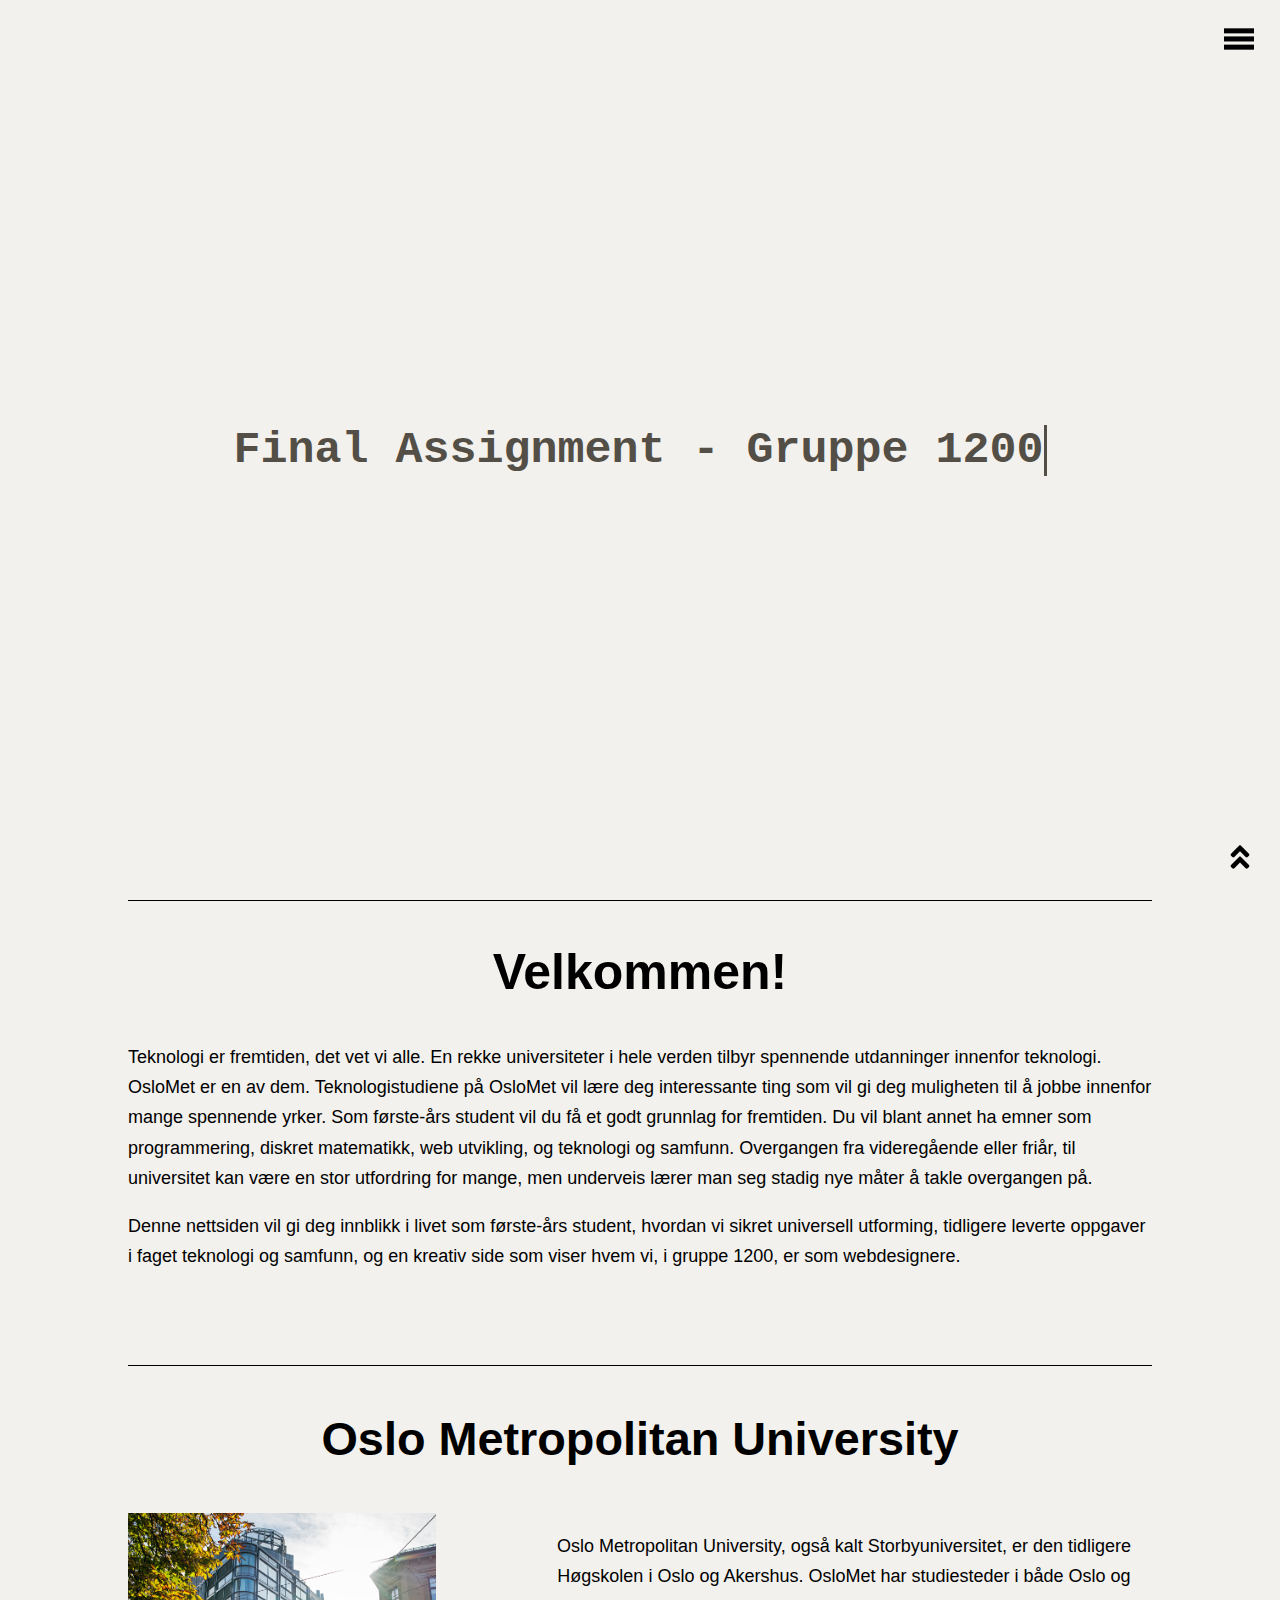
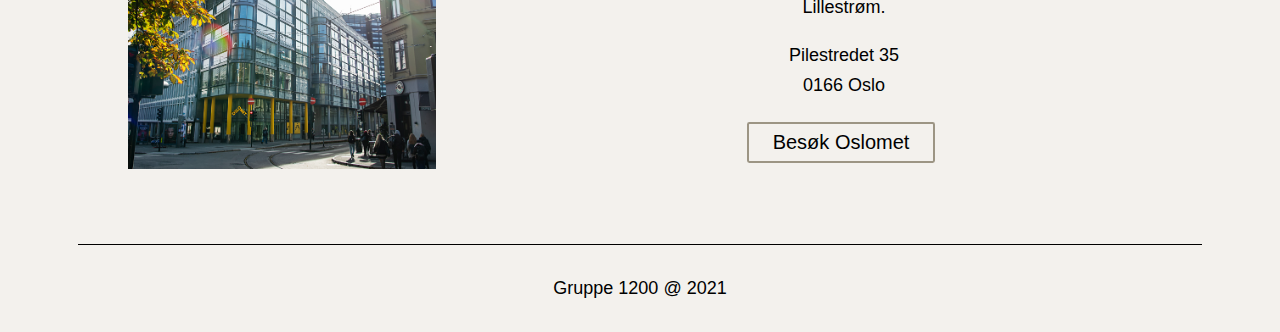
<file: index.html>
<!DOCTYPE html>
<html lang="no">
<head>
    <meta charset='utf-8'>
    <meta http-equiv='X-UA-Compatible' content='IE=edge'>
    <meta name='viewport' content='width=device-width, initial-scale=1'>
    <!--Metadata-->
    <title>Final Assignment DATA1200</title>
    <meta name="author" content="Gruppe 1200">
    <meta name="description" content="Main page">
    <!--Styles and Scripts-->
    <link rel='stylesheet' type='text/css' media='screen' href="style.css">
    
    
    
</head>

<body>
    <!--Navigation-->
    <header>
        <!--Menyknapp som aktiverer funksjon "openSlideMeny()" ved tastetrykk-->
        <nav class="navigasjonsbar" >
        <span class="open-slide">
            <a onclick="openSlideMenu()">
                <img src="svg/menubar.svg" width="30" height="30" alt="navigasjonsmeny">
            </a>
        </span>

        
        </nav>
        <!--Sidemenyen som inneholder navigasjonsknapper-->
        <div id="side-menu" class="side-nav" >
            <!--Gå-ut knapp som aktiverer "closeSlideMenu()" ved tastetrykk-->
            <a class="btn-close" onclick="closeSlideMenu()" >&times;</a>
            <a href="index.html" >Velkommen!</a>
            <a href="webpages/reflection/livet_som_student.html" >Livet som student</a>
            <a href="webpages/accessibility/universell_utforming.html" >Universell utforming</a>
            <a href="webpages/topical/teknologi_og_samfunn.html" >Teknologi og samfunn</a>
            <a href="webpages/fun/moro.html" >Moro</a>
        </div>
        
        <!--Forsidebilde med tittel-->
        <div class="hero" tabindex="0">
            <h1 class="title">
                Final Assignment - Gruppe 1200
            </h1>
        </div>

        
    </header>

    <!--Main-->
    <main>
        
        
        <article>
            <div class="velkommen" tabindex="0">
                <!--Tittelen kommer alltid først etter container. Brukes som nth-child(1) under styling.-->
                <div class="velkommen-tittel"><h2>Velkommen!</h2></div>
                <p> Teknologi er fremtiden, det vet vi alle. En rekke universiteter i hele verden tilbyr spennende utdanninger innenfor teknologi. OsloMet er en av dem. 
                    Teknologistudiene på OsloMet vil lære deg interessante ting som vil gi deg muligheten til å jobbe innenfor mange spennende yrker. 
                    Som første-års student vil du få et godt grunnlag for fremtiden. Du vil blant annet ha emner som programmering, diskret matematikk, web utvikling, og teknologi og samfunn. 
                    Overgangen fra videregående eller friår, til universitet kan være en stor utfordring for mange, men underveis lærer man seg stadig nye måter å takle overgangen på. </p>
 
  
                  <p>  Denne nettsiden vil gi deg innblikk i livet som første-års student, hvordan vi sikret universell utforming, 
                     tidligere leverte oppgaver i faget teknologi og samfunn, og en kreativ side som viser hvem vi, i gruppe 1200, er som webdesignere. </p>
            </div> 
 
         </article>
        

        <article>
            <div class="oslomet-container" tabindex="0">
                <div class="oslomet-tittel"><h3>Oslo Metropolitan University</h3></div>
                <div class="oslomet-img"><img src="images/main_images/p35.jpg" alt="Pilestredet-35" ></div>
                <div class="oslomet-text" >
                    <p>Oslo Metropolitan University, også kalt Storbyuniversitet, er den tidligere Høgskolen i Oslo og Akershus. OsloMet har studiesteder i både Oslo og Lillestrøm. </p>
                    <p> Pilestredet 35<br>
                        0166 Oslo </p>
                    <button class="btn-oslomet" onclick=" window.open('https://www.oslomet.no/','_blank')" > Besøk Oslomet</button>
                </div>
            </div>
        </article>
    </main>
    
    <!--"Gå til topps"-knapp med funksjon "goTop()"-->
    <button onclick="goTop()" id="go_top" title="Go to the top"><img src="svg/goup.svg" width="30" height="30" alt="Knapp til topp"></button>
    
    <!--Footer-->
    <footer>
        <div class="footer" >
        <p>Gruppe 1200 @ 2021</p>
        </div>
    </footer>

    <!--Scripts-->
    <script>
        function openSlideMenu(){
            //Tar til seg gjenstanden "side-menu" og åpner den ved å sette bredden fra 0 til 100%.
            document.getElementById('side-menu').style.width="100%";
            
        }
        function closeSlideMenu(){
            //Tar til seg "side-menu" og lukker den ved å bredde 0%.
            document.getElementById('side-menu').style.width="0px";
            
        }

        function goTop(){
            //Går til toppen av body, toppen av siden.
            document.body.scrollTop = 0;
            document.documentElement.scrollTop = 0;
        }
    </script>
</body>
</html>
</file>
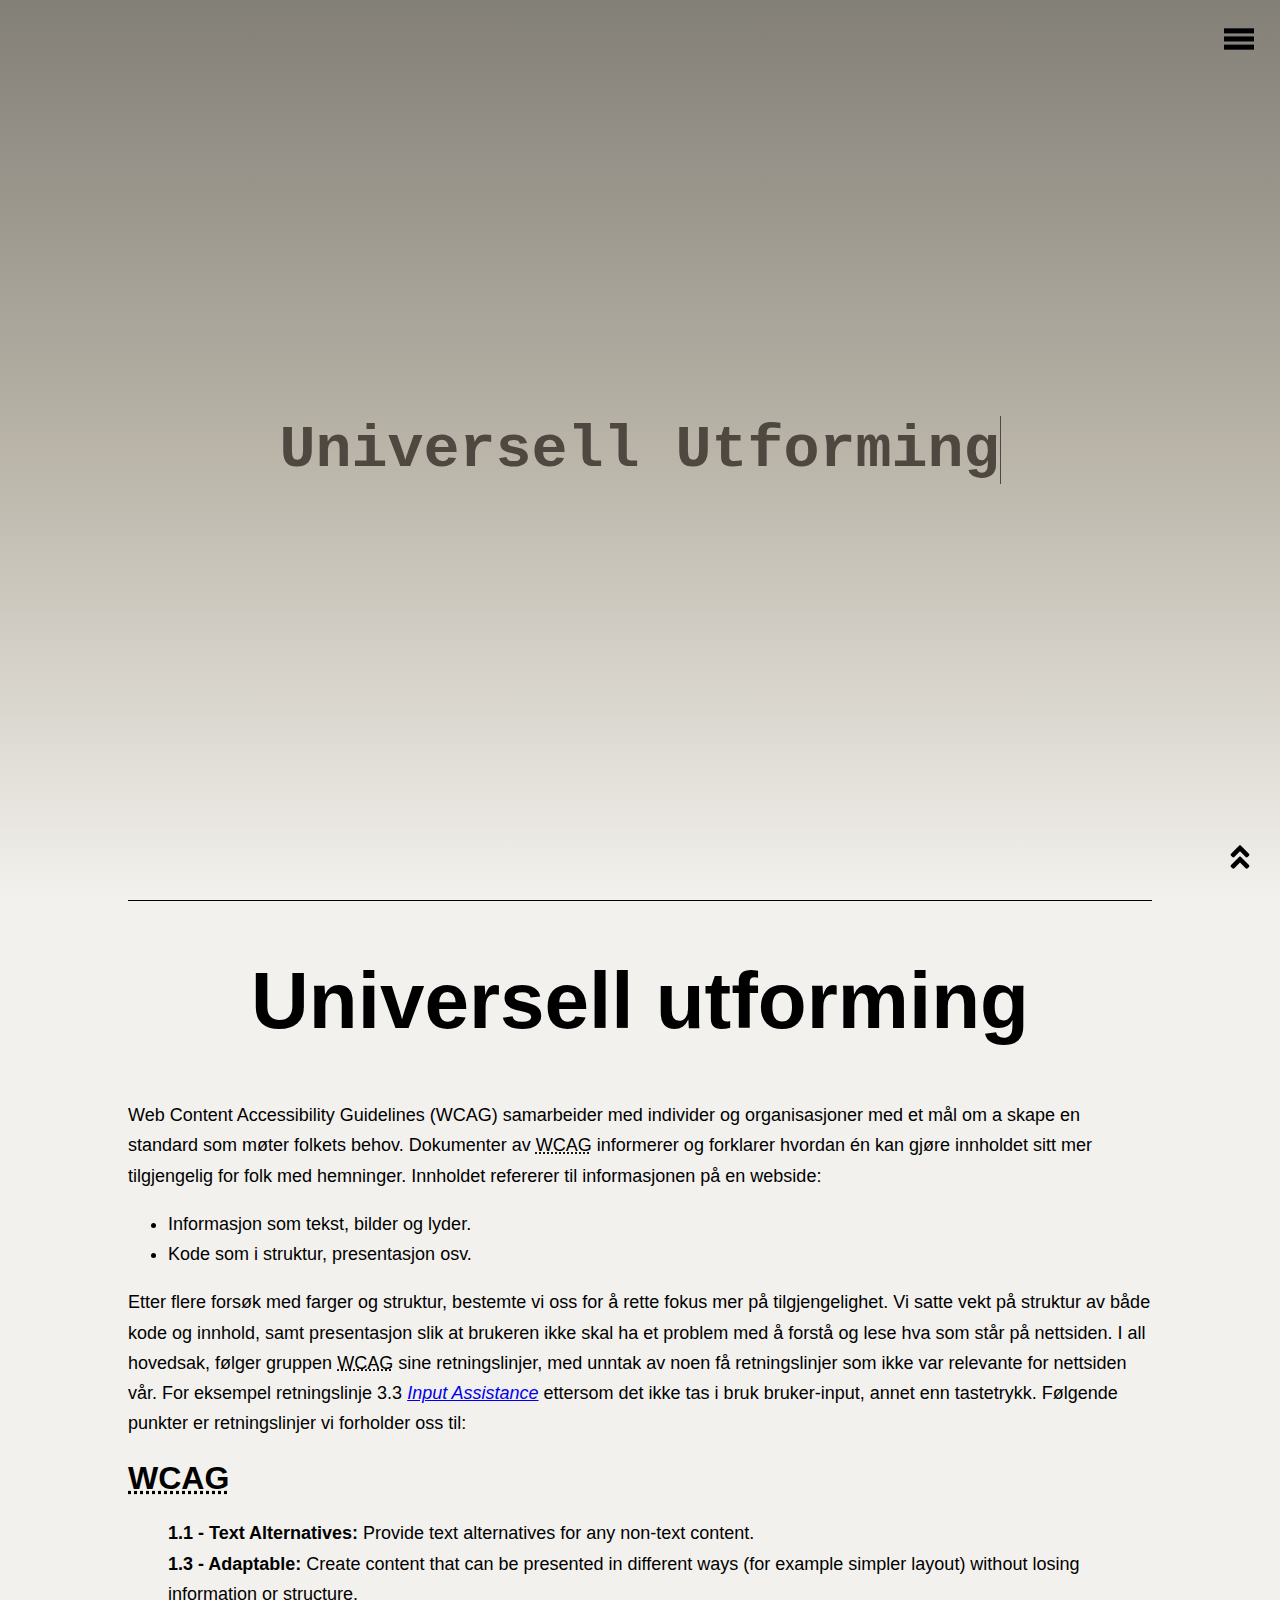
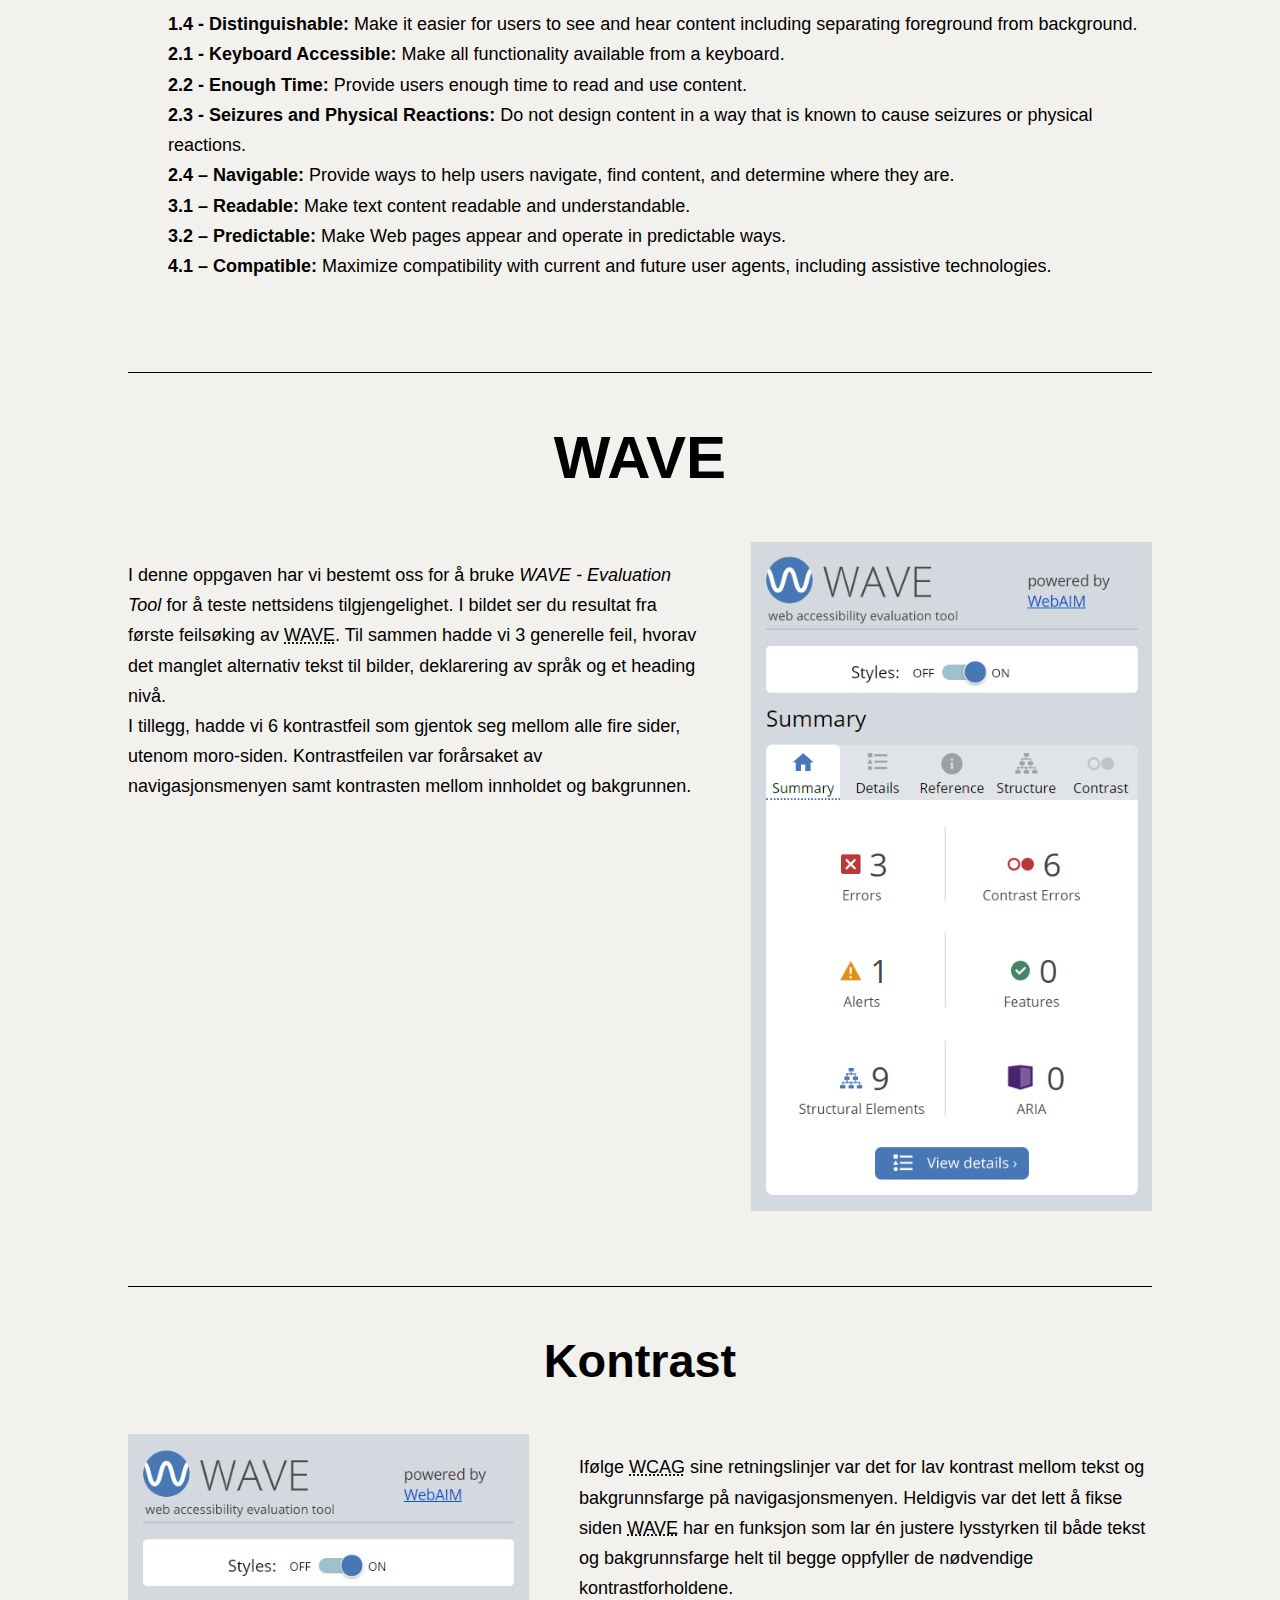
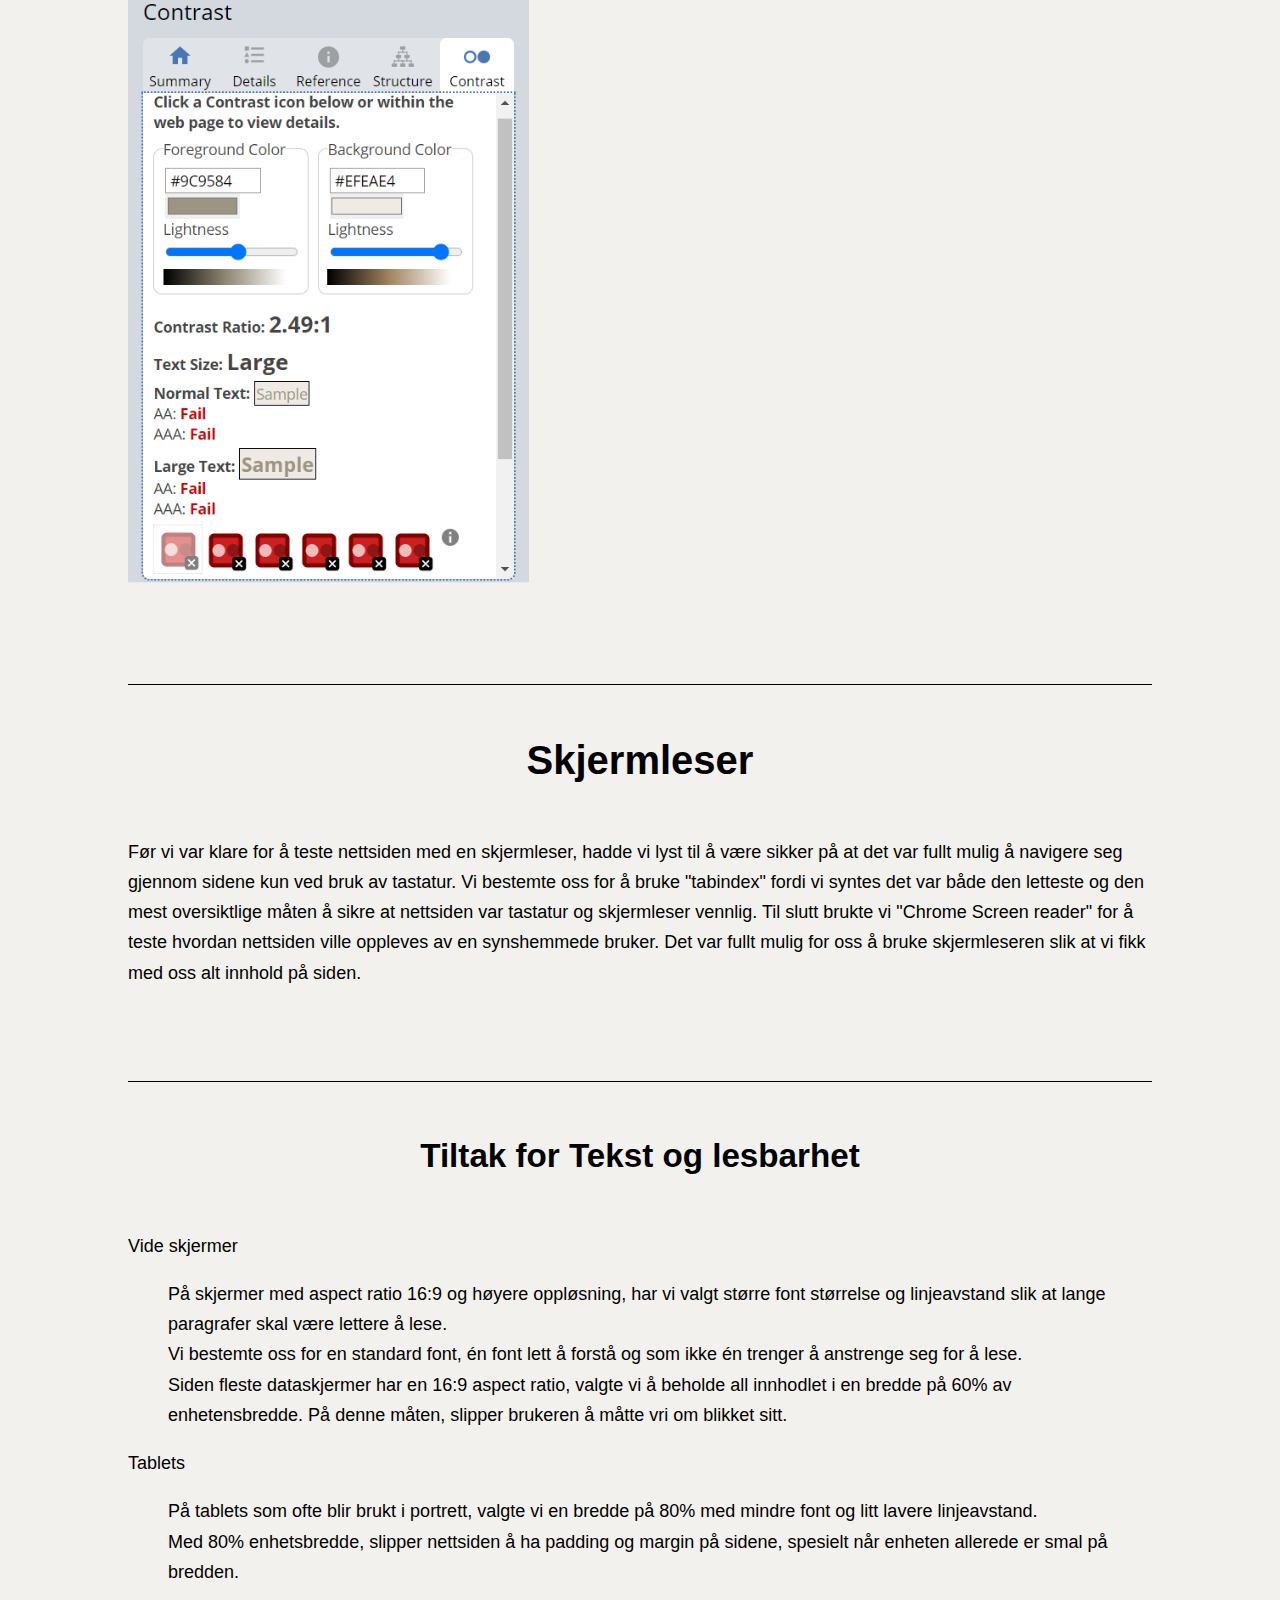
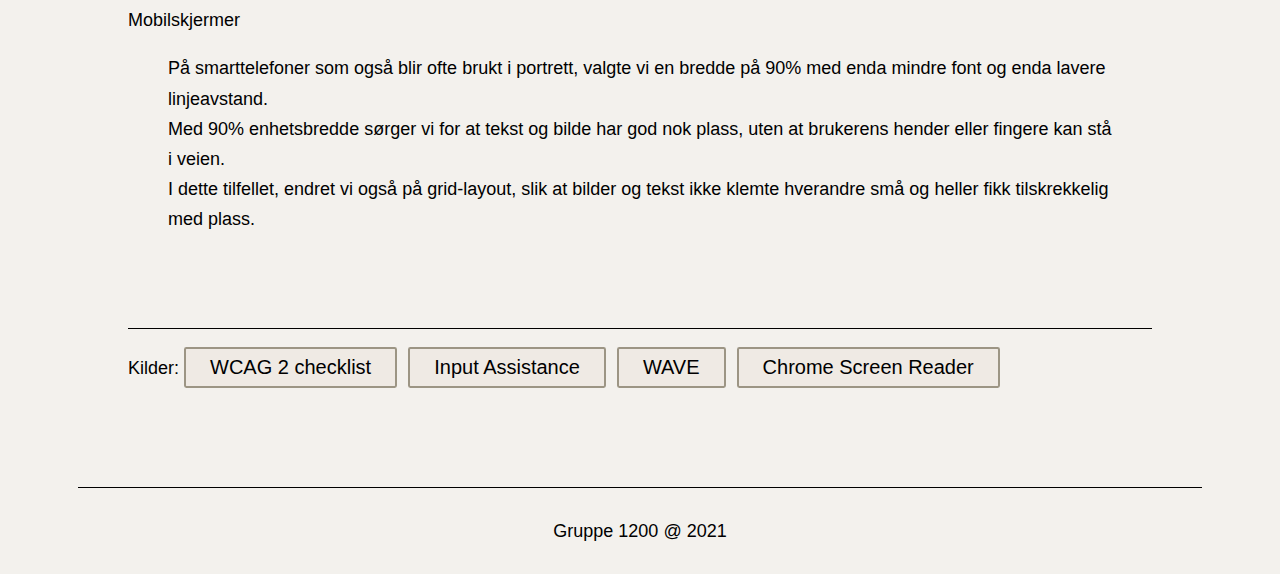
<file: webpages/accessibility/universell_utforming.html>
<!DOCTYPE html>
<html lang ="no">
<head>
    <meta charset='utf-8'>
    <meta http-equiv='X-UA-Compatible' content='IE=edge'>
    <meta name='viewport' content='width=device-width, initial-scale=1'>
    <!--Metadata-->
    <title>Final Assignment DATA1200 - Accessibility</title>
    <meta name="author" content="Gruppe 1200">
    <meta name="description" content="Accessibility">
    <!--Styles and Scripts-->
    <link rel='stylesheet' type='text/css' media='screen' href='access-style.css'>
    
</head>
<body>
    <!--Navigation-->
    <header>
        
        <nav class="navigasjonsbar">
        <span class="open-slide">
            <a onclick="openSlideMenu()">
                <img src="../../svg/menubar.svg" width="30" height="30" color alt="navigasjonsbar">
            </a>
        </span>

        
        </nav>

        <div id="side-menu" class="side-nav">
            <a class="btn-close" onclick="closeSlideMenu()">&times;</a>
            <a href="../../index.html">Velkommen!</a>
            <a href="../reflection/livet_som_student.html">Livet som student</a>
            <a href="universell_utforming.html">Universell utforming</a>
            <a href="../topical/teknologi_og_samfunn.html">Teknologi og samfunn</a>
            <a href="../fun/moro.html">Moro</a>
        </div>
        
        <div class="hero" tabindex="0">
            <h1 class="title">
                Universell Utforming
            </h1>
        </div>

        
    </header>

    <main>
        <article>
            <div class="universell-design" tabindex="0">
                <div class="universell-tittel"><h1>Universell utforming</h1></div>
                <p>
                    Web Content Accessibility Guidelines (WCAG) samarbeider med individer og organisasjoner med et mål om a skape en standard som møter folkets behov. 
                    Dokumenter av <abbr title="Web Content Accessibility Guidelines">WCAG</abbr> informerer og forklarer hvordan én kan gjøre innholdet sitt mer tilgjengelig for folk med hemninger. 
                    Innholdet refererer til informasjonen på en webside:  
                </p>
                    <ul>
                        <li>Informasjon som tekst, bilder og lyder.</li>
                        <li>Kode som i struktur, presentasjon osv.</li>
                    </ul>
                <p>Etter flere forsøk med farger og struktur, bestemte vi oss for å rette fokus mer på tilgjengelighet. 
                    Vi satte vekt på struktur av både kode og innhold, samt presentasjon slik at brukeren ikke skal ha et problem med å forstå og lese hva som står på nettsiden. 
                    I all hovedsak, følger gruppen <abbr title="Web Content Accessibility Guidelines">WCAG</abbr> sine retningslinjer, med unntak av noen få retningslinjer som ikke var relevante for nettsiden vår. For eksempel retningslinje 3.3 <cite><a href="https://www.w3.org/WAI/WCAG21/Understanding/input-assistance" target="_blank">Input Assistance</a></cite> ettersom det ikke tas i bruk bruker-input, annet enn tastetrykk. Følgende punkter er retningslinjer vi forholder oss til:</p>
                    <div class="WCAG">
                        <h1><abbr title="Web Content Accessibility Guidelines">WCAG</abbr></h1>
                        <ol>
                            <li><strong>1.1 - Text Alternatives:</strong> Provide text alternatives for any non-text content.</li>
                            <li><strong>1.3 - Adaptable:</strong> Create content that can be presented in different ways (for example simpler layout) without losing information or structure.</li>
                            <li><strong>1.4 - Distinguishable:</strong> Make it easier for users to see and hear content including separating foreground from background.</li>
                            <li><strong>2.1 - Keyboard Accessible:</strong> Make all functionality available from a keyboard.</li>
                            <li><strong>2.2 - Enough Time:</strong> Provide users enough time to read and use content.</li>
                            <li><strong>2.3 - Seizures and Physical Reactions:</strong> Do not design content in a way that is known to cause seizures or physical reactions.</li>
                            <li><strong>2.4 – Navigable:</strong> Provide ways to help users navigate, find content, and determine where they are.</li>
                            <li><strong>3.1 – Readable:</strong> Make text content readable and understandable.</li>
                            <li><strong>3.2 – Predictable:</strong> Make Web pages appear and operate in predictable ways.</li>
                            <li><strong>4.1 – Compatible:</strong> Maximize compatibility with current and future user agents, including assistive technologies.</li>
                        </ol>
                    </div>
            </div>
        </article>
        <article>
            <div class ="wave" tabindex="0">
                <div class="wave-tittel"><h2>WAVE</h2></div>
                <div class="wave-img"><img src="../../images/accessibility_images/1. utgave.PNG" alt="Resultater fra WAVE"></div>
                <div class ="wave-tekst">
                    <p>
                        I denne oppgaven har vi bestemt oss for å bruke <cite>WAVE - Evaluation Tool</cite> for å teste nettsidens tilgjengelighet. 
                        I bildet ser du resultat fra første feilsøking av <abbr title ="Web Accessibility Evaluation Tool"> WAVE</abbr>. 
                        Til sammen hadde vi 3 generelle feil, hvorav det manglet alternativ tekst til bilder, deklarering av språk og et heading nivå.<br>
                        I tillegg, hadde vi 6 kontrastfeil som gjentok seg mellom alle fire sider, utenom moro-siden. Kontrastfeilen var forårsaket av navigasjonsmenyen samt kontrasten mellom innholdet og bakgrunnen.
                        

                       
                    </p>
                </div>
            </div>
        </article>
        <article>
            <div class ="kontrast" tabindex="0">
                <div class="kontrast-tittel"><h3>Kontrast</h3></div>
                <div class="kontrast-img"><img src="../../images/accessibility_images/Kontrast.PNG" alt="Kontrast for lavt"></div>
                <div class="kontrast-tekst">
                    <p>
                        Ifølge <abbr title="Web Content Accessibility Guidelines">WCAG</abbr> sine retningslinjer var det for lav kontrast mellom tekst og bakgrunnsfarge på navigasjonsmenyen. Heldigvis var det lett å fikse siden <abbr title ="Web Accessibility Evaluation Tool"> WAVE</abbr> har en funksjon som lar én justere lysstyrken til både tekst og bakgrunnsfarge helt til begge oppfyller de nødvendige kontrastforholdene. 
                    </p>
                </div>
            </div>
        </article>
        <article>
            <div class="skjermleser">
                <div class="skjermleser-tittel"><h4>Skjermleser</h4></div>
                <div class="skjermleser-tekst">
                    <p>
                        Før vi var klare for å teste nettsiden med en skjermleser, hadde vi lyst til å være sikker på at det var fullt mulig å navigere seg gjennom sidene kun ved bruk av tastatur. 
                        Vi bestemte oss for å bruke "tabindex" fordi vi syntes det var både den letteste og den mest oversiktlige måten å sikre at nettsiden var tastatur og skjermleser vennlig. 
                        Til slutt brukte vi "Chrome Screen reader" for å teste hvordan nettsiden ville oppleves av en synshemmede bruker. 
                        Det var fullt mulig for oss å bruke skjermleseren slik at vi fikk med oss alt innhold på siden. 
                    </p>
                </div>
            </div>
        </article>
        
        <article>
            <div class="lesbarhet" tabindex="0">
                <div class="lesbarhet-tittel"><h5>Tiltak for Tekst og lesbarhet</h5></div>
                <div>
                    <p>
                        Vide skjermer<br>
                            <blockquote>På skjermer med aspect ratio 16:9 og høyere oppløsning, har vi valgt større font størrelse og linjeavstand slik at lange paragrafer skal være lettere å lese.<br>
                            Vi bestemte oss for en standard font, én font lett å forstå og som ikke én trenger å anstrenge seg for å lese.<br>
                            Siden fleste dataskjermer har en 16:9 aspect ratio, valgte vi å beholde all innhodlet i en bredde på 60% av enhetensbredde. På denne måten, slipper brukeren å måtte vri om blikket sitt.
                        </blockquote>
                    </p>
                </div>
                <div>
                    <p>
                        Tablets<br>
                            <blockquote>På tablets som ofte blir brukt i portrett, valgte vi en bredde på 80% med mindre font og litt lavere linjeavstand.<br>
                            Med 80% enhetsbredde, slipper nettsiden å ha padding og margin på sidene, spesielt når enheten allerede er smal på bredden.</blockquote>
                        
                    </p>
                </div>
                <div>
                    <p>
                        Mobilskjermer<br>
                        <blockquote>På smarttelefoner som også blir ofte brukt i portrett, valgte vi en bredde på 90% med enda mindre font og enda lavere linjeavstand.<br>
                        Med 90% enhetsbredde sørger vi for at tekst og bilde har god nok plass, uten at brukerens hender eller fingere kan stå i veien. <br>
                        I dette tilfellet, endret vi også på grid-layout, slik at bilder og tekst ikke klemte hverandre små og heller fikk tilskrekkelig med plass.</blockquoted>
                    </p>
                </div>
            </div>
        </article>
        <article>
            <div class="kilder" tabindex="0">
                <p>Kilder: 
                    <!--Eksterne lenker som åpner ny tab-->
                    <button class="btn-kilder" onclick=" window.open('https://www.w3.org/WAI/WCAG21/quickref/', '_blank' )" > WCAG 2 checklist </button>
                    <button class="btn-kilder" onclick=" window.open('https://www.w3.org/WAI/WCAG21/Understanding/input-assistance', '_blank' )" > Input Assistance </button>
                    <button class="btn-kilder" onclick=" window.open('https://wave.webaim.org/', '_blank' )" > WAVE </button>
                    <button class="btn-kilder" onclick=" window.open('https://chrome.google.com/webstore/detail/screen-reader/kgejglhpjiefppelpmljglcjbhoiplfn?hl=en', '_blank' )" > Chrome Screen Reader </button>
                </p>
            </div>
        </article>
    </main>

    <!--"Gå til topps"-knapp med funksjon "goTop()"-->
    <button onclick="goTop()" id="go_top" title="Go to the top"><img src="../../svg/goup.svg" width="30" height="30" alt="Knapp tilbake til toppen"></button>

    <!--Footer-->
    <footer>
        <div class="footer">
        <p>Gruppe 1200 @ 2021</p>
        </div>
    </footer>

    <!--Scripts-->
    <script>
        function openSlideMenu(){
            document.getElementById('side-menu').style.width="100%";
            
        }
        function closeSlideMenu(){
            document.getElementById('side-menu').style.width="0%";
            
        }

        function goTop(){
            document.body.scrollTop = 0;
            document.documentElement.scrollTop = 0;
        }
    </script>
</body>
</html>
</file>
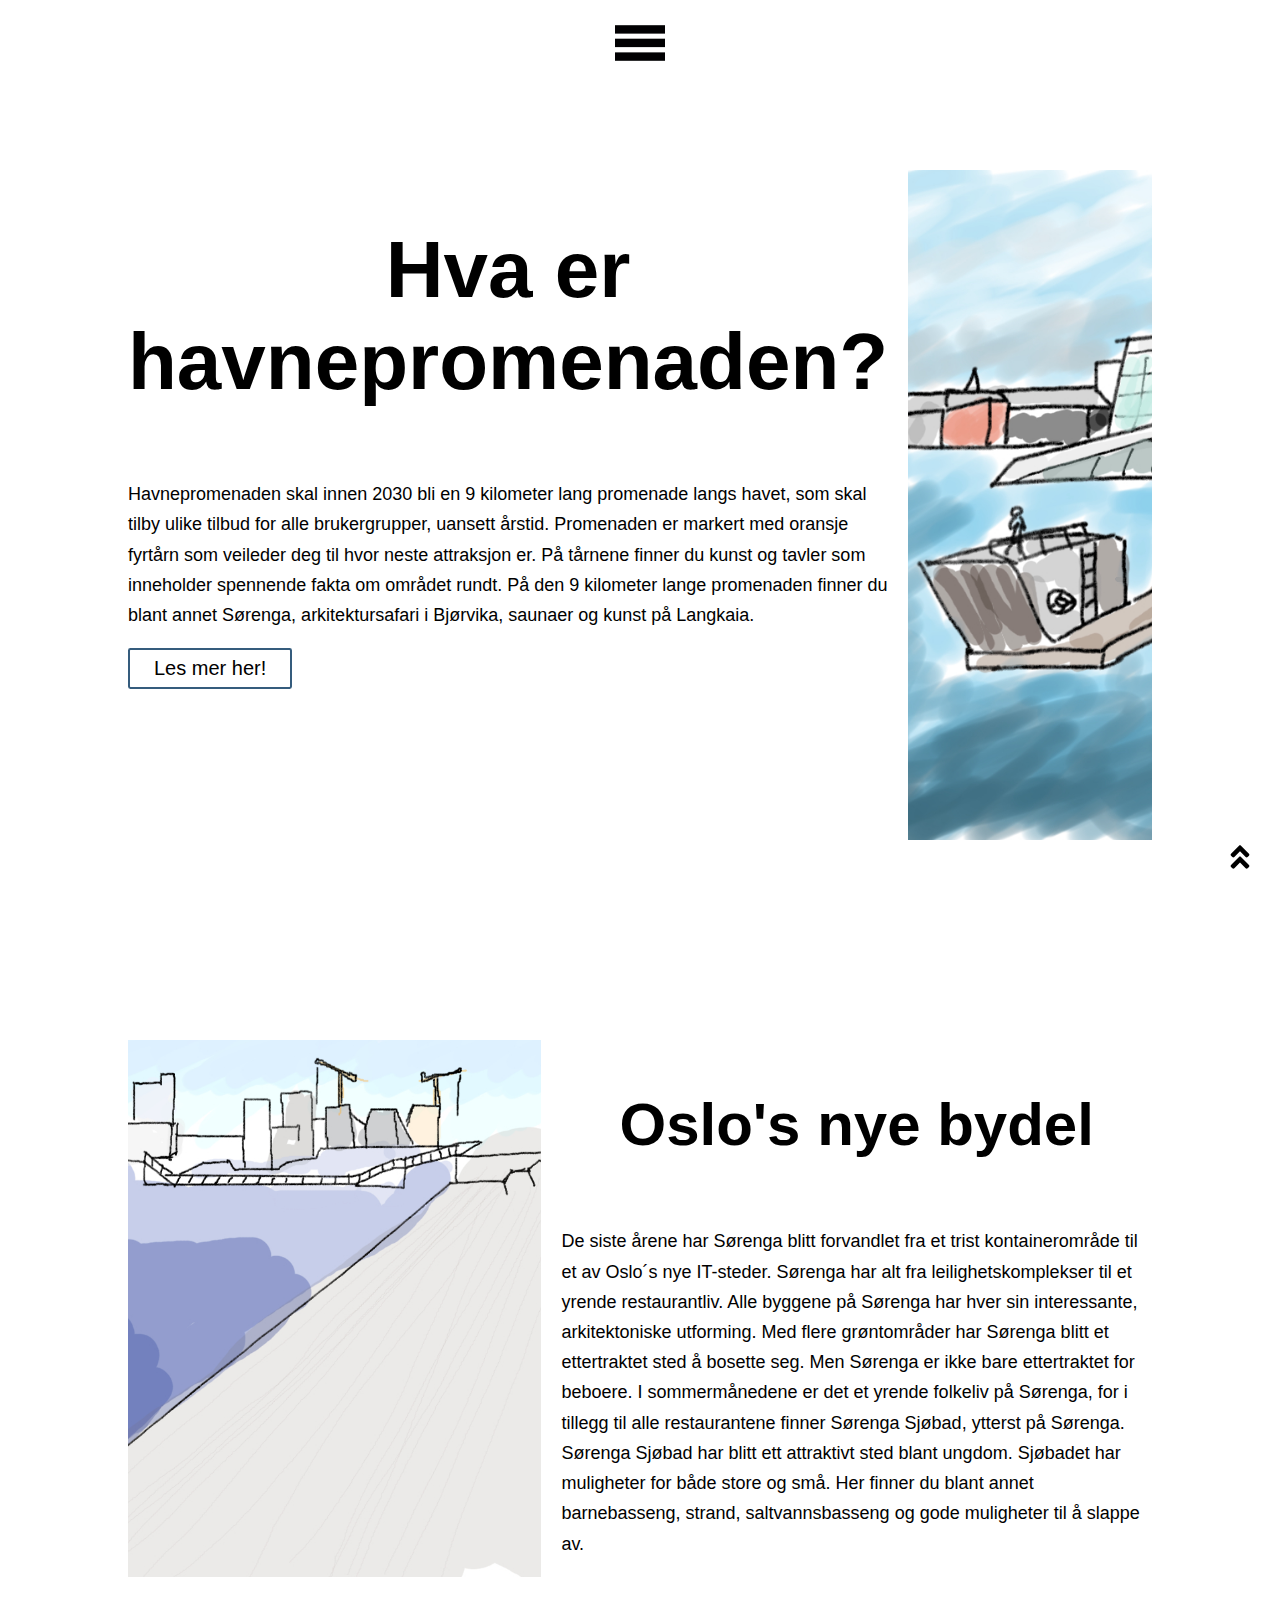
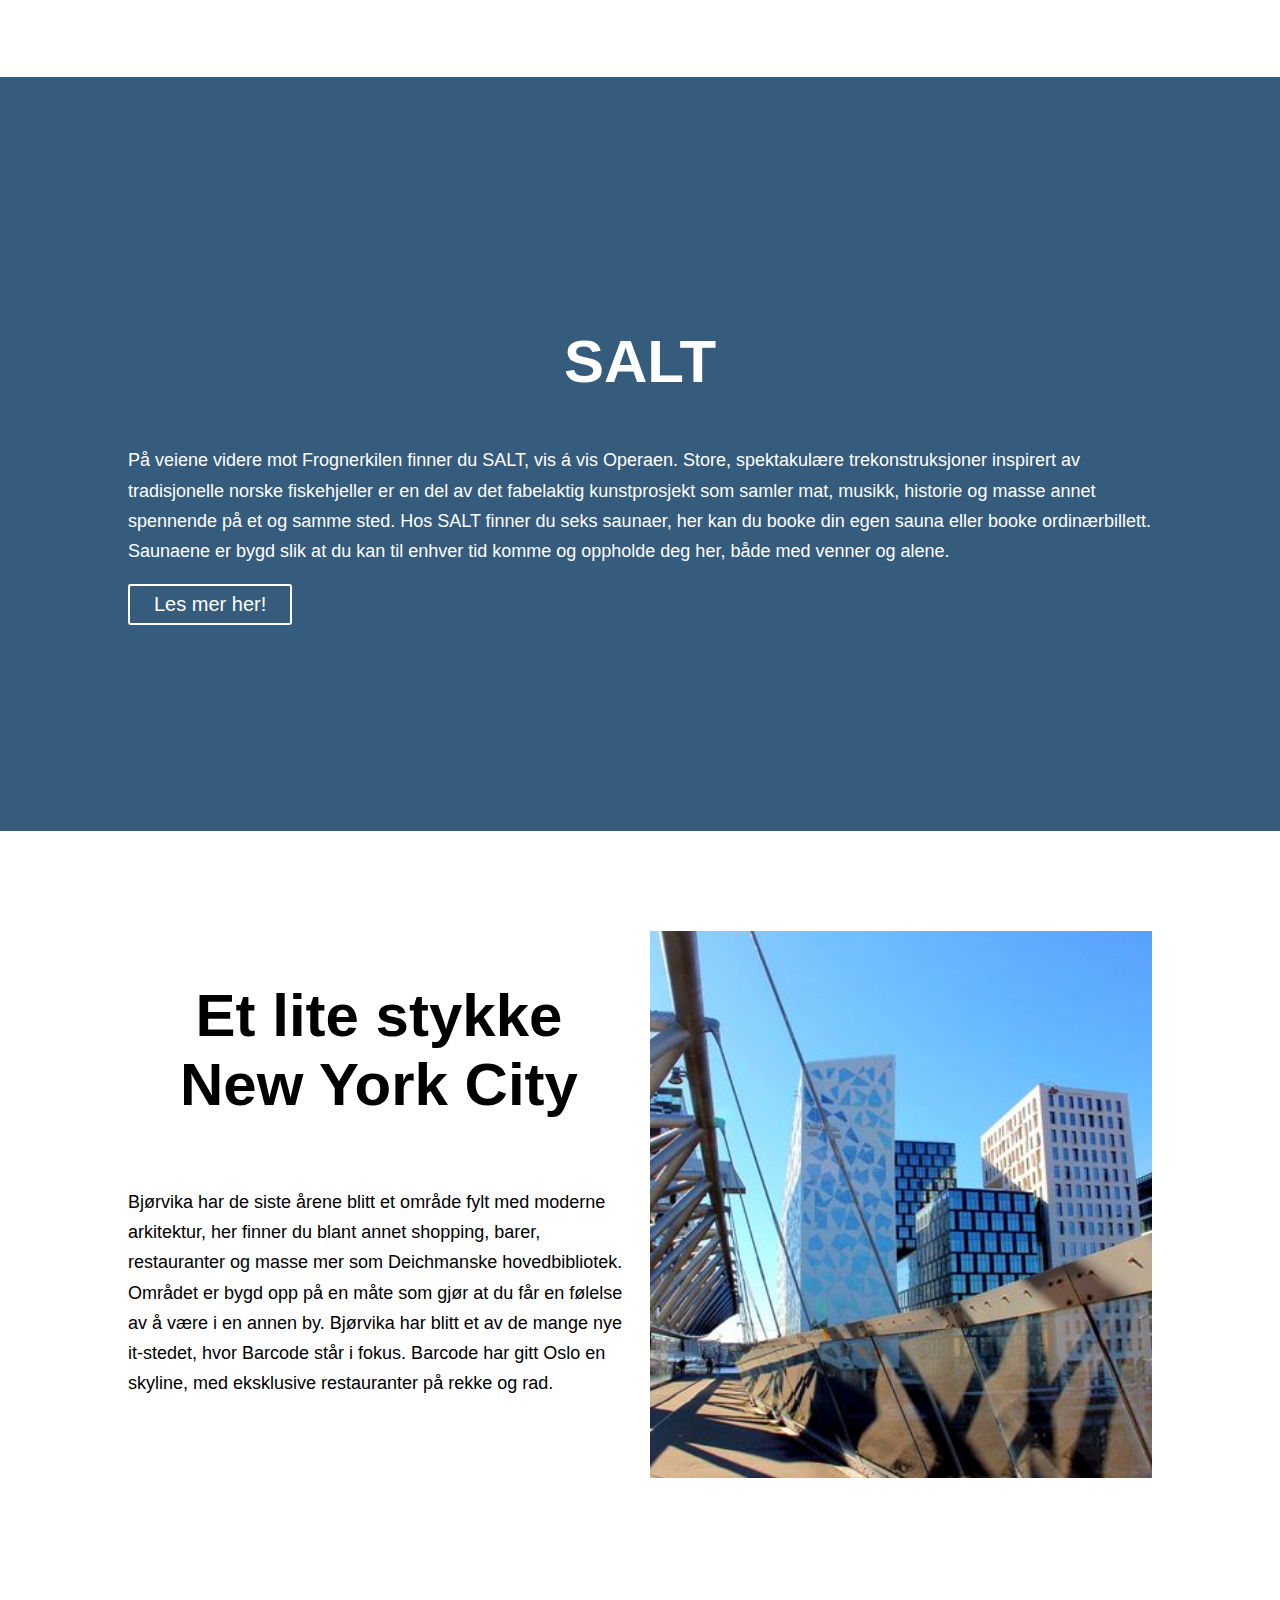
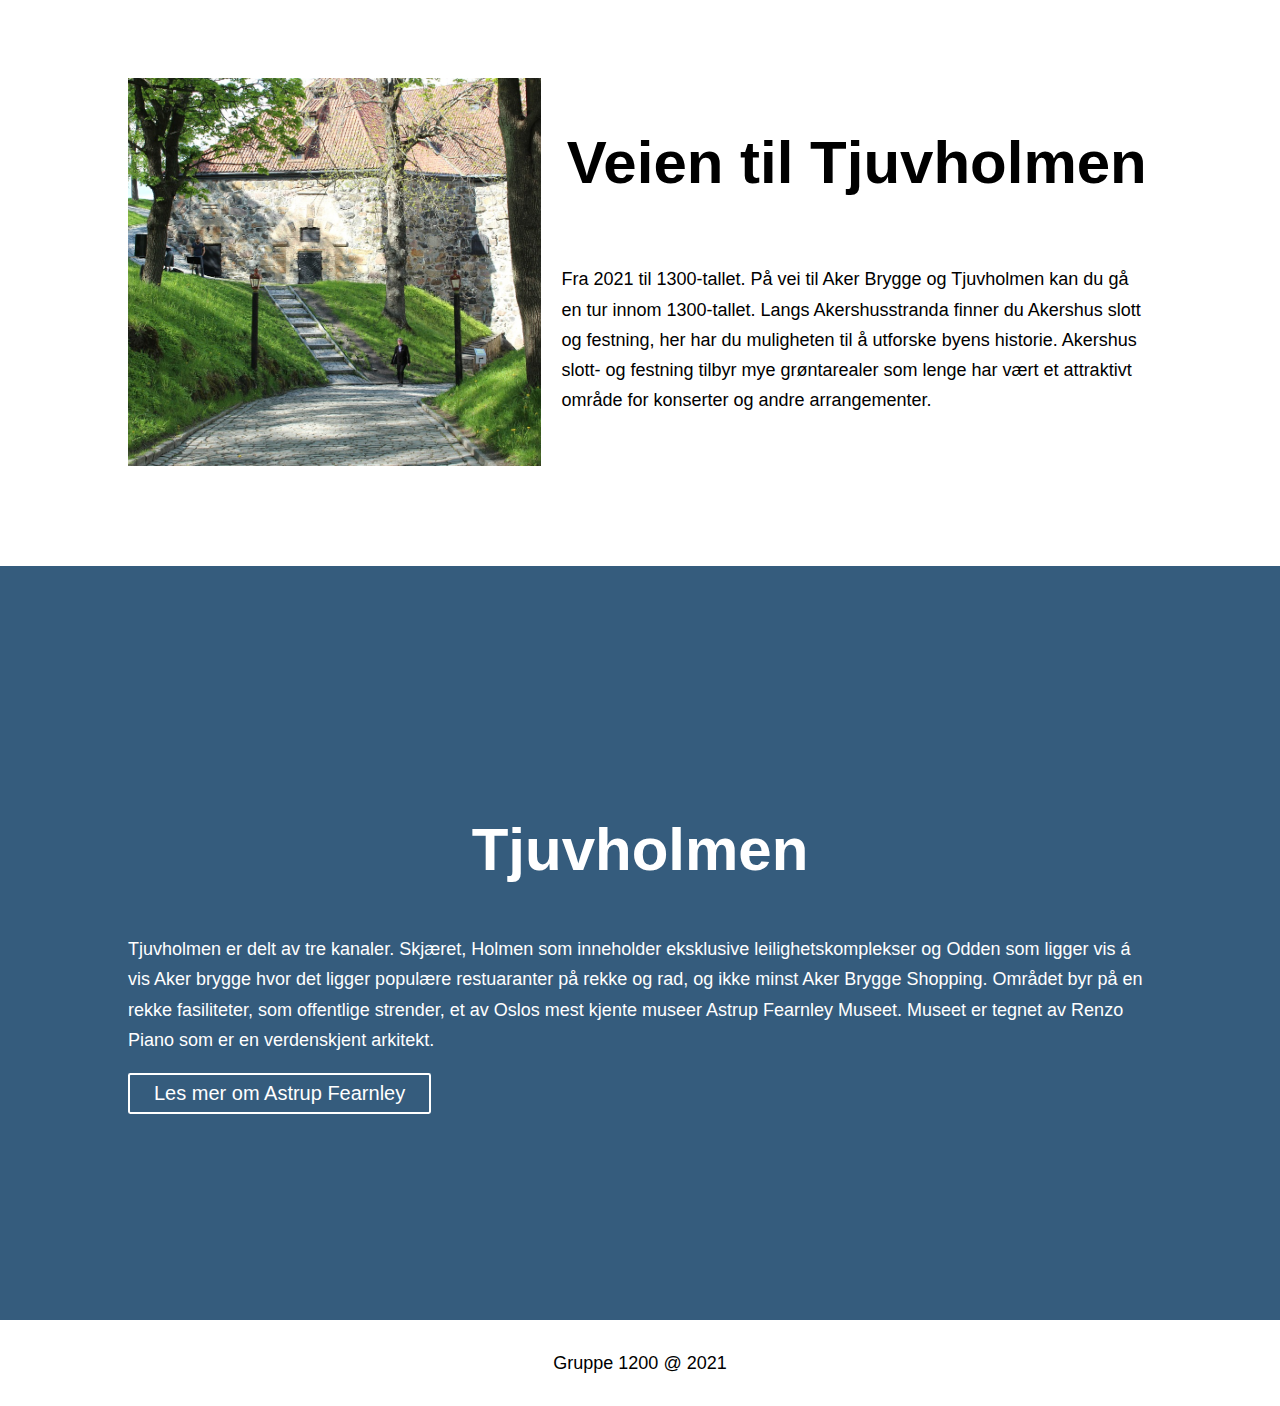
<file: webpages/fun/moro.html>
<!DOCTYPE html>
<html lang="no">
<head>
    <meta charset='utf-8'>
    <meta http-equiv='X-UA-Compatible' content='IE=edge'>
    <meta name='viewport' content='width=device-width, initial-scale=1'>
    <!--Metadata-->
    <title>Final Assignment DATA1200 - Fun</title>
    <meta name="author" content="Gruppe 1200">
    <meta name="description" content="Fun">
    <!--Styles and Scripts-->
    <link rel='stylesheet' type='text/css' media='screen' href='style.css'>
    
</head>
<body>
    <!--Navigation-->
    <header>
    <div class="nav_menu">
        <a href="#menu"><img src="../../svg/menubar.svg" width="50" height="50" alt="navigasjonsmeny"></a>
    </div>
    <div class="popup" id="menu">
        <div class="innhold">
            <a href ="#" class="close" ></a>
                <div class="nav">
                    <ul class="nav-list">
                    <div class="nav_list_i">
                        <li><a href="../../index.html">Velkommen!</a></li>
                    </div>
                    <div class="nav_list_i">
                        <li><a href="../reflection/livet_som_student.html">Livet som student</a></li>
                    </div>
                    <div class="nav_list_i">
                        <li><a href="../accessibility/universell_utforming.html">Universell utforming</a></li>
                    </div>
                    <div class="nav_list_i">
                        <li><a href="../topical/teknologi_og_samfunn.html">Teknologi og samfunn</a></li>
                    </div>
                    <div class="nav_list_i">
                        <li><a href="moro.html">Moro</a></li>
                    </div>
                </ul>
        </div>
    </div>
    </div>
       
        <div class="hero">
            
        </div>
    </header>
     
    <main>
    <article>    
        <div class="havnepromenaden">
            <div class="havne-tittel"><h1> Hva er havnepromenaden? </h1></div>
            <div class="havne-img"><img src="../../images/moro_images/badstuforening.jpg" alt="Badstuforening av Student"></div>
            <div class="havne-tekst">
            
            <p> Havnepromenaden skal innen 2030 bli en 9 kilometer lang promenade langs havet, 
                som skal tilby ulike tilbud for alle brukergrupper, uansett årstid.  
                Promenaden er markert med oransje fyrtårn som veileder deg til hvor neste attraksjon er. 
                På tårnene finner du kunst og tavler som inneholder spennende fakta om området rundt. 
                På den 9 kilometer lange promenaden finner du blant annet Sørenga, arkitektursafari i Bjørvika, 
                saunaer og kunst på Langkaia.  </p>
            <button class="btn-havnepromenaden" onclick=" window.open(' https://www.visitoslo.com/no/artikler/havnepromenaden/',' _blank' )" > Les mer her! </button>
        </div></div>
    </article>
    <article> 
        <div class="sørenga">
            <div class="sørenga-tittel"><h2>Oslo's nye bydel</h2></div>
            <div class="sørenga-img"><img src="../../images/moro_images/Sørenga.jpg" alt="Sørenga av Student"></div>
            <div class="sørenga-tekst">
            <p>De siste årene har Sørenga blitt forvandlet fra et trist kontainerområde til et av Oslo´s nye IT-steder. 
               Sørenga har alt fra leilighetskomplekser til et yrende restaurantliv. Alle byggene på 
               Sørenga har hver sin interessante, arkitektoniske utforming. Med flere grøntområder har Sørenga blitt et 
               ettertraktet sted å bosette seg. Men Sørenga er ikke bare ettertraktet for beboere. I sommermånedene er 
               det et yrende folkeliv på Sørenga, for i tillegg til alle restaurantene finner Sørenga Sjøbad, ytterst på Sørenga. 
               Sørenga Sjøbad har blitt ett attraktivt sted blant ungdom. Sjøbadet har muligheter for både store og små.  
               Her finner du blant annet barnebasseng, strand, saltvannsbasseng og gode muligheter til å slappe av.</p>
            </div>
        </div>
    </article>
    <article>
        <div class="salt">
        <div class="salt-tittel"><h2>SALT</h2></div>
        <div class="salt-tekst">
        <p>På veiene videre mot Frognerkilen finner du SALT, vis á vis Operaen. Store, spektakulære trekonstruksjoner 
        inspirert av tradisjonelle norske fiskehjeller er en del av det fabelaktig kunstprosjekt som samler mat, musikk, 
        historie og masse annet spennende på et og samme sted. Hos SALT finner du seks saunaer, her kan du booke din egen 
        sauna eller booke ordinærbillett. Saunaene er bygd slik at du kan til enhver tid komme og oppholde deg her, både 
        med venner og alene. </p>
        <button class="btn-salt" onclick=" window.open(' https://www.salted.no/',' _blank' )" > Les mer her! </button>
        
        </div>
    </div>
    </article>

    <article>    
        <div class="bjørvika">
            <div class="bjørvika-tittel"><h2>Et lite stykke New York City</h2></div>
            <div class="bjørvika-img"><img src="../../images/moro_images/bjørvika.jpg" alt="bildet av Bjørvika"></div>
            <div class="bjørvika-tekst">
            <p>Bjørvika har de siste årene blitt et område fylt med moderne arkitektur, her finner du blant annet shopping, 
                barer, restauranter og masse mer som Deichmanske hovedbibliotek. Området er bygd opp på en måte som gjør at du 
                får en følelse av å være i en annen by. Bjørvika har blitt et av de mange nye it-stedet, hvor Barcode står i fokus. 
                Barcode har gitt Oslo en skyline, med eksklusive restauranter på rekke og rad. </p>
            </div>   
        </div>
    </article>
    
    <article> 
        <div class="akershus">
            <div class="akershus-tittel"><h2>Veien til Tjuvholmen</h2></div>
            <div class="akershus-img"><img src="../../images/moro_images/AF.jpg" alt="Akershusfestning" width="600" height="400"></div>
            <div class="akershus-tekst"><p>Fra 2021 til 1300-tallet. På vei til Aker Brygge og Tjuvholmen kan du gå en tur innom 1300-tallet. Langs 
                    Akershusstranda finner du Akershus slott og festning, her har du muligheten til å utforske byens historie. 
                    Akershus slott- og festning tilbyr mye grøntarealer som lenge har vært et attraktivt område for konserter og 
                    andre arrangementer.  </p></div>
        </div>
    </article>

    <article>
    <div class="tjuvholmen">
        <div class="tjuvholmen-tittel"><h2>Tjuvholmen</h2></div>
        <div class="tjuvholmen-tekst">
            <p>Tjuvholmen er delt av tre kanaler. Skjæret, Holmen som inneholder eksklusive leilighetskomplekser og Odden som ligger vis á vis Aker brygge hvor det ligger populære 
                restuaranter på rekke og rad, og ikke minst Aker Brygge Shopping. Området byr på en rekke fasiliteter, som offentlige strender, et av Oslos mest kjente museer Astrup 
                Fearnley Museet. Museet er tegnet av Renzo Piano som er en verdenskjent arkitekt. 
            </div>
        <button class="btn-tjuvholmen" onclick=" window.open ('https://www.tjuvholmen.no/astrup-fearnley-museet/',' _blank' )" > Les mer om Astrup Fearnley </button>
        </div>
    </article>
    
    </main>
    
    <button onclick="goTop()" id="go_top" title="Go to the top"><img src="../../svg/goup.svg" width="30" height="30" alt="Knapp tilbake til toppen"></button>

    
    <!--Footer-->
    <footer>
        <div class="footer">
        <p>Gruppe 1200 @ 2021</p>
        </div>
    </footer>
    </div>   

    <!--Scripts-->
    <script>
        function openSlideMenu(){
            document.getElementById('side-menu').style.width="100%";
            
        }
        function closeSlideMenu(){
            document.getElementById('side-menu').style.width="0%";
            
        }

        function goTop(){
            document.body.scrollTop = 0;
            document.documentElement.scrollTop = 0;
        }
    </script>
</body>
</html>
</file>
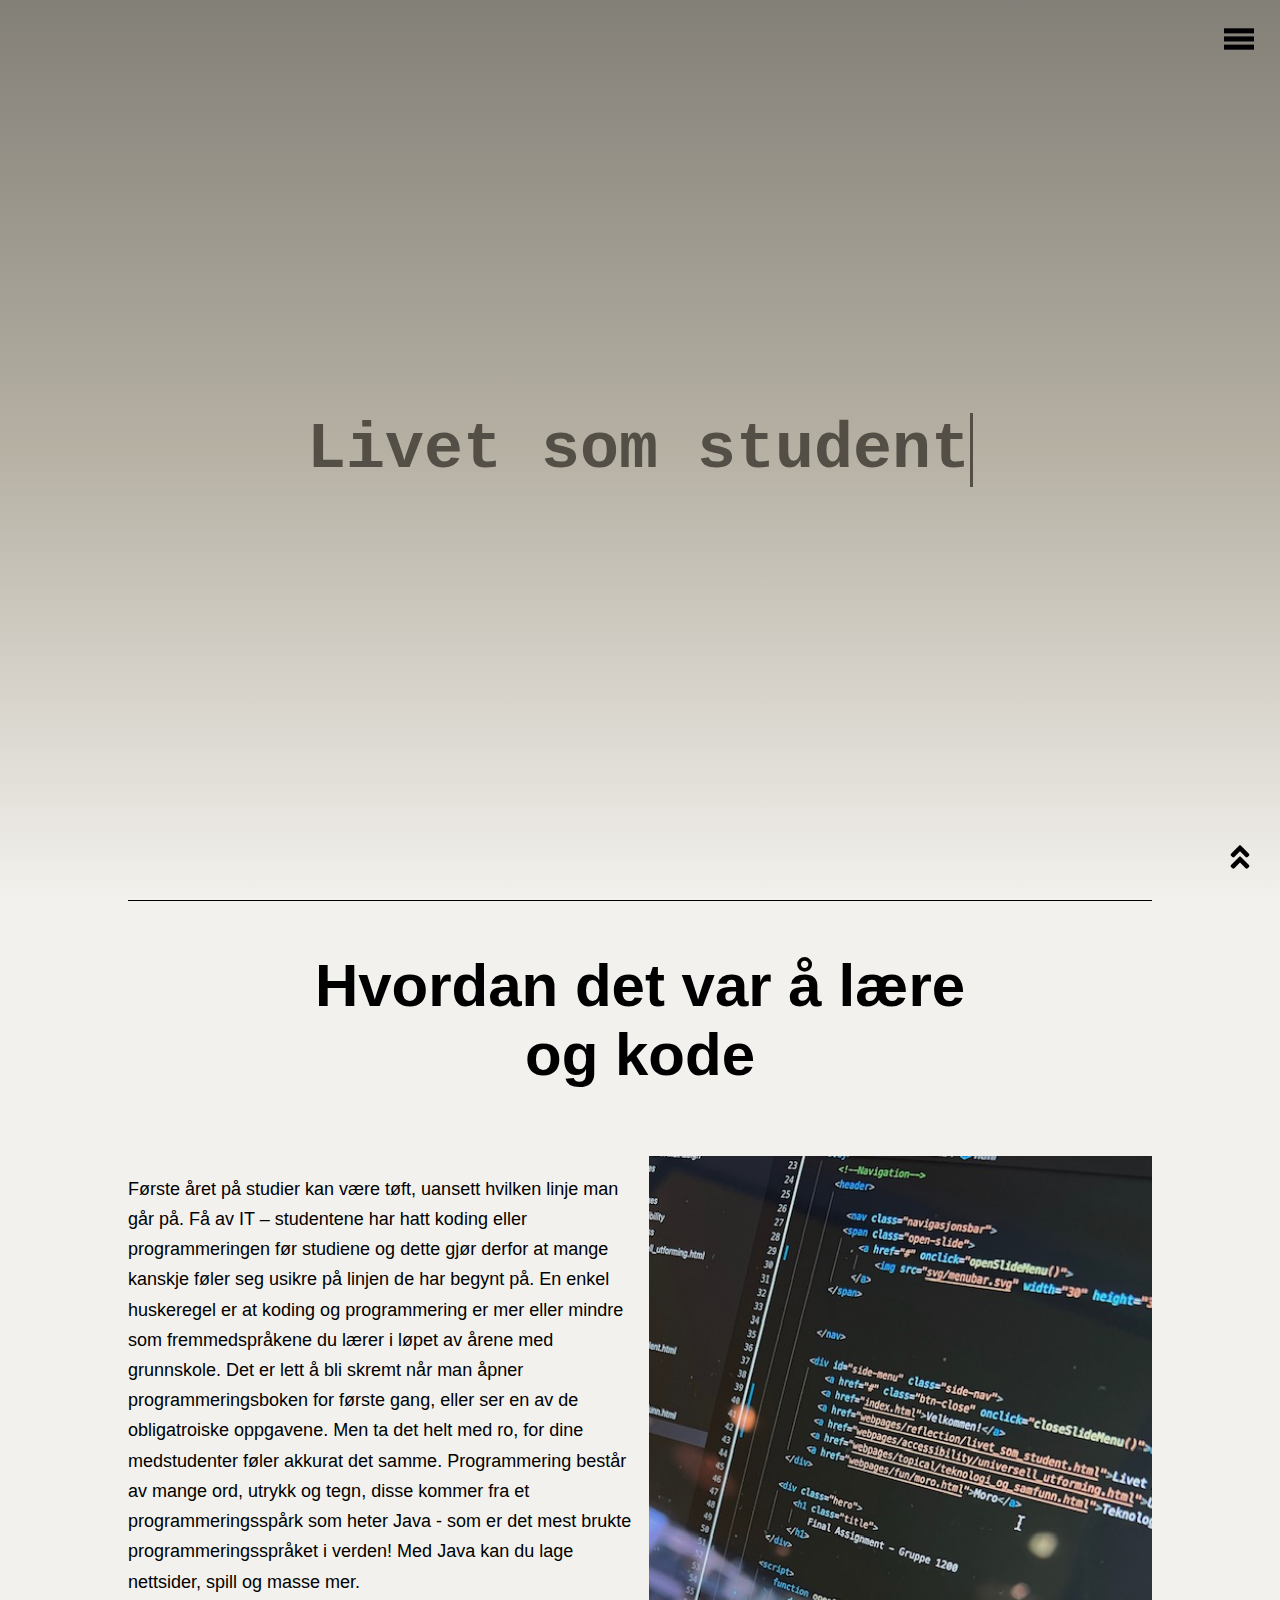
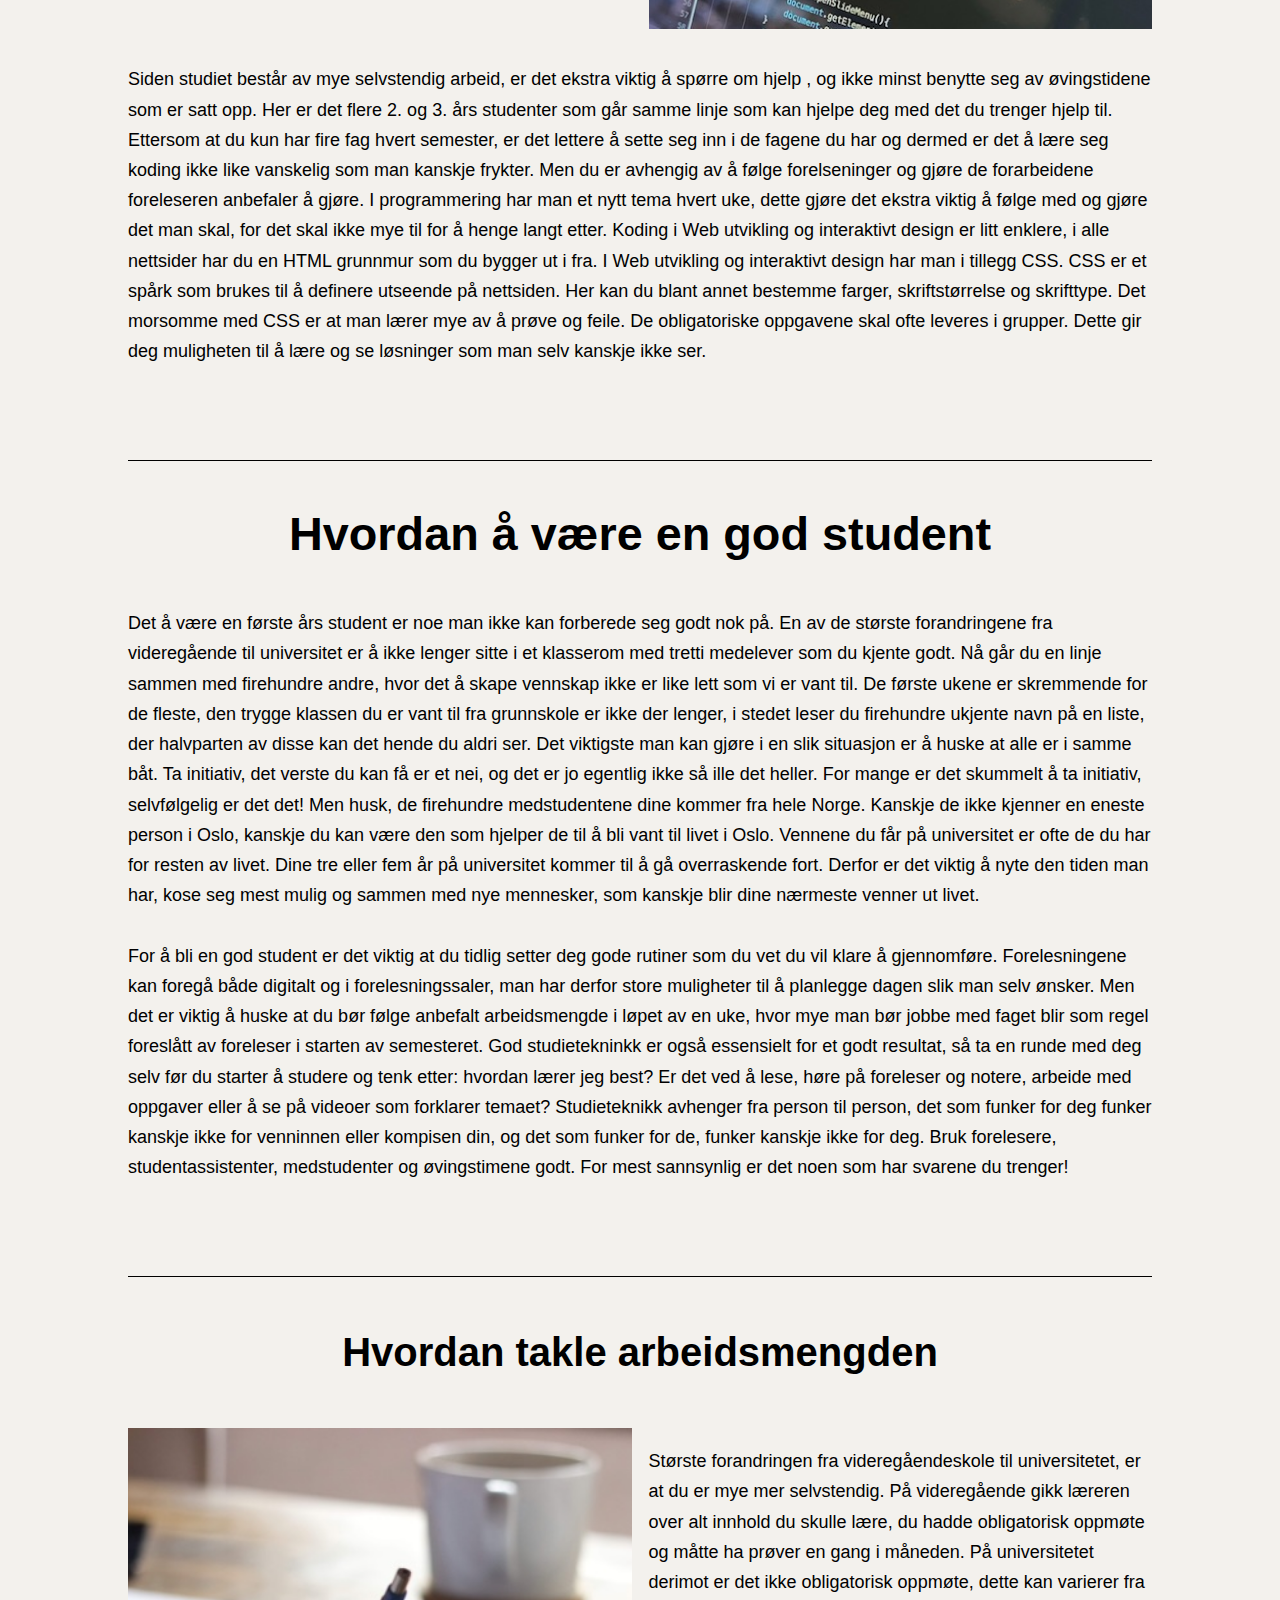
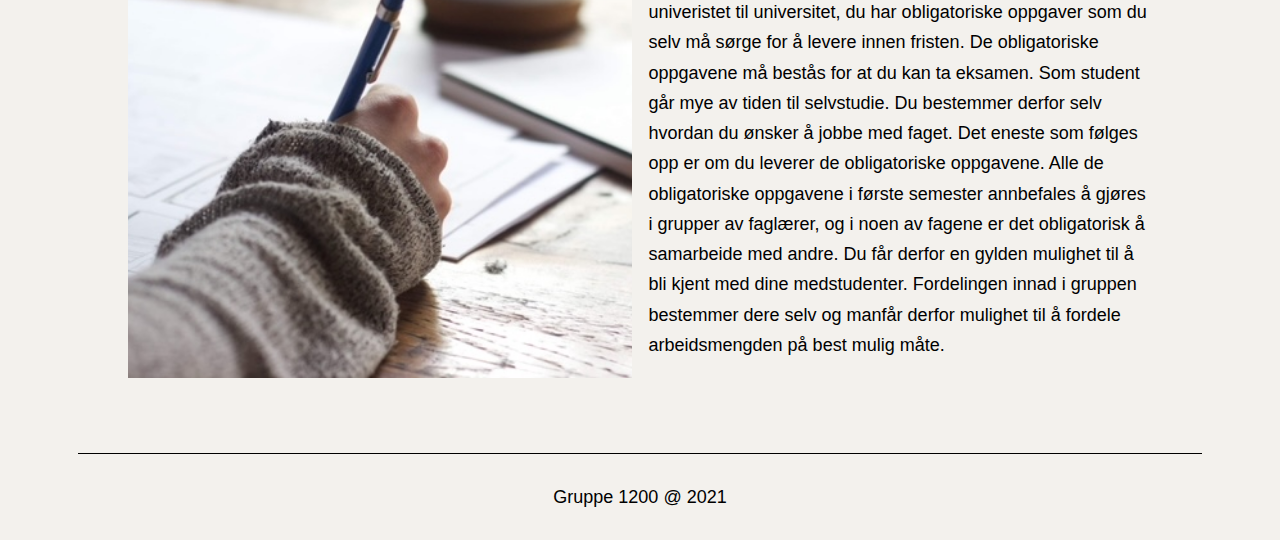
<file: webpages/reflection/livet_som_student.html>
<!DOCTYPE html>
<html lang="no"></html>
<html>
<head>
    <meta charset='utf-8'>
    <meta http-equiv='X-UA-Compatible' content='IE=edge'>
    <meta name='viewport' content='width=device-width, initial-scale=1'>
    <!--Metadata-->
    <title>Final Assignment DATA1200 - Reflection</title>
    <meta name="author" content="Gruppe 1200">
    <meta name="description" content="Reflection">
    <!--Styles and Scripts-->
    <link rel='stylesheet' type='text/css' media='screen' href="refle-style.css">
    
</head>
    <!--Navigation-->
    <header>
       
        <nav class="navigasjonsbar">
        <span class="open-slide">
            <a onclick="openSlideMenu()">
                <img src="../../svg/menubar.svg" width="30" height="30" color alt="navigasjonsmeny">
            </a>
        </span>

        
        </nav>

        <div id="side-menu" class="side-nav">
            <a class="btn-close" onclick="closeSlideMenu()">&times;</a>
            <a href="../../index.html">Velkommen!</a>
            <a href="livet_som_student.html">Livet som student</a>
            <a href="../accessibility/universell_utforming.html">Universell utforming</a>
            <a href="../topical/teknologi_og_samfunn.html">Teknologi og samfunn</a>
            <a href="../fun/moro.html">Moro</a>
        </div>
        
        <div class="hero" tabindex="0">
            <h1 class="title">
                Livet som student
            </h1>
        </div>

    </header>

    <!--Main-->
    <main>
        <article>
            <div class="student" tabindex="0">
                <!--Innholdet deles opp i ulike deler og brukes i grid-layout-->
                <div class="student-tittel"><h2>Hvordan det var å lære<br> og kode </h2></div>
                <div class="img-container"><img src="../../images/reflection_images/kode.jpg" alt="Bilde av html kode"></div>
                <div class="parag1"><p>Første året på studier kan være tøft, uansett hvilken linje man går på.  Få av IT – studentene har hatt koding eller programmeringen før studiene og dette 
                    gjør derfor at mange kanskje føler seg usikre på linjen de har begynt på. En enkel huskeregel er at koding og programmering er mer eller mindre som fremmedspråkene du lærer i
                    løpet av årene med grunnskole. Det er lett å bli skremt når man åpner programmeringsboken for første gang, eller ser en av de obligatroiske oppgavene. Men ta det helt med ro, for dine 
                    medstudenter føler akkurat det samme. Programmering består av mange ord, utrykk og tegn, disse kommer fra et programmeringsspårk som heter Java - som er det mest brukte programmeringsspråket 
                    i verden! Med Java kan du lage nettsider, spill og masse mer. </p></div>
                <div class="parag2"><p>
                    Siden studiet består av mye selvstendig arbeid, er det ekstra viktig å spørre om hjelp , og ikke minst benytte seg av øvingstidene som er satt opp. Her er det flere 2. og 3. års studenter som går samme linje som kan hjelpe deg med det du trenger hjelp til. 
                    Ettersom at du kun har fire fag hvert semester, er det lettere å sette seg inn i de fagene du har og dermed er det å lære seg koding ikke like vanskelig som man kanskje frykter. Men du er avhengig av å følge forelseninger og 
                    gjøre de forarbeidene foreleseren anbefaler å gjøre. I programmering har man et nytt tema hvert uke, dette gjøre det ekstra viktig å følge med og gjøre det man skal, 
                    for det skal ikke mye til for å henge langt etter. Koding i Web utvikling og interaktivt design er litt enklere, i alle nettsider har du en HTML grunnmur som du bygger ut i fra. I Web utvikling og interaktivt design har man i tillegg CSS. 
                    CSS er et spårk som brukes til å definere utseende på nettsiden. Her kan du blant annet bestemme farger, skriftstørrelse og skrifttype. Det morsomme med CSS er at man lærer mye av å prøve og feile. De obligatoriske oppgavene skal ofte leveres 
                    i grupper. Dette gir deg muligheten til å lære og se løsninger som man selv kanskje ikke ser.</p></div>
              </div>
        </article>
        <article>
            <div class="god-student" tabindex="0">
                <div class="god-tittel"><h3>Hvordan å være en god student </h3></div>
                <div class="god-student-text"></div>
                <p> Det å være en første års student er noe man ikke kan forberede seg godt nok på. 
                        En av de største forandringene fra videregående til universitet er å ikke lenger sitte i et klasserom med tretti medelever som du kjente godt. 
                        Nå går du en linje sammen med firehundre andre, hvor det å skape vennskap ikke er like lett som vi er vant til. 
                        De første ukene er skremmende for de fleste, den trygge klassen du er vant til fra grunnskole er ikke der lenger, i stedet leser du firehundre ukjente navn på en liste, der halvparten av disse kan det hende du aldri ser. 
                        Det viktigste man kan gjøre i en slik situasjon er å huske at alle er i samme båt. Ta initiativ, det verste du kan få er et nei, og det er jo egentlig ikke så ille det heller. 
                        For mange er det skummelt å ta initiativ, selvfølgelig er det det! Men husk, de firehundre medstudentene dine kommer fra hele Norge. 
                        Kanskje de ikke kjenner en eneste person i Oslo, kanskje du kan være den som hjelper de til å bli vant til livet i Oslo. 
                        Vennene du får på universitet er ofte de du har for resten av livet. Dine tre eller fem år på universitet kommer til å gå overraskende fort.  Derfor er det viktig å nyte den tiden man har, 
                        kose seg mest mulig og sammen med nye mennesker, som kanskje blir dine nærmeste venner ut livet.<br>
                        
                        <br> For å bli en god student er det viktig at du tidlig setter deg gode rutiner som du vet du vil klare å gjennomføre. Forelesningene kan foregå både digitalt og i forelesningssaler, man har derfor store muligheter til å planlegge dagen slik 
                        man selv ønsker. Men det er viktig å huske at du bør følge anbefalt arbeidsmengde i løpet av en uke, hvor mye man bør jobbe med faget blir som regel foreslått av foreleser i  
                        starten av semesteret. God studietekninkk er også essensielt for et godt resultat, så ta en runde med deg selv før du starter å studere og tenk etter: hvordan lærer jeg best? Er det ved å lese, høre på 
                        foreleser og notere, arbeide med oppgaver eller å se på videoer som forklarer temaet? Studieteknikk avhenger fra person til person, det som funker for deg funker kanskje ikke for venninnen eller kompisen din, 
                        og det som funker for de, funker kanskje ikke for deg. Bruk forelesere, studentassistenter, medstudenter og øvingstimene godt. For mest sannsynlig er det noen som har svarene du trenger!</p>    
            
                    </div> 
                </div>
        </article> 
        <article>
            <div class="arbeidsmengde" tabindex="0">
                <div class="arbeid-tittel"><h4>Hvordan takle arbeidsmengden </h4></div>
                <div class="arbeid-img-container"><img src="../../images/reflection_images/arbeidsmengde.jpg" alt="arbeidsmengden"></div>
                <div class="arbeid-parag1">
                <p>  Største forandringen fra videregåendeskole til universitetet, er at du er mye mer selvstendig. 
                 På videregående gikk læreren over alt innhold du skulle lære, du hadde obligatorisk oppmøte og måtte ha prøver en gang i måneden. 
                 På universitetet derimot er det ikke obligatorisk oppmøte, dette kan varierer fra univeristet til universitet, du har obligatoriske oppgaver som du selv må sørge for å levere innen fristen. 
                 De obligatoriske oppgavene må bestås for at du kan ta eksamen. Som student går mye av tiden til selvstudie. Du bestemmer derfor selv hvordan du ønsker å jobbe med faget. 
                 Det eneste som følges opp er om du leverer de obligatoriske oppgavene. Alle de obligatoriske oppgavene i første semester annbefales å gjøres i grupper av faglærer, og i noen av fagene er det obligatorisk å samarbeide med andre.  
                 Du får derfor en gylden mulighet til å bli kjent med dine medstudenter. Fordelingen innad i gruppen bestemmer dere selv og manfår derfor mulighet til å fordele arbeidsmengden på best mulig måte. </p>
                </div>
            </div>
        </article>
    </main>

    <!--"Gå til topps"-knapp med funksjon "goTop()"-->
    <button onclick="goTop()" id="go_top" title="Go to the top"><img src="../../svg/goup.svg" width="30" height="30" alt="Gå tilbake til toppen"></button>
    
    <!--Footer-->
    <footer>
        <div class="footer">
        <p>Gruppe 1200 @ 2021</p>
        </div>
    </footer>

    <!--Scripts-->
    <script>
        function openSlideMenu(){
            document.getElementById('side-menu').style.width="100%";
            
        }
        function closeSlideMenu(){
            document.getElementById('side-menu').style.width="0%";
            
        }

        function goTop(){
            document.body.scrollTop = 0;
            document.documentElement.scrollTop = 0;
        }
    </script>
</body>
</html>
</file>
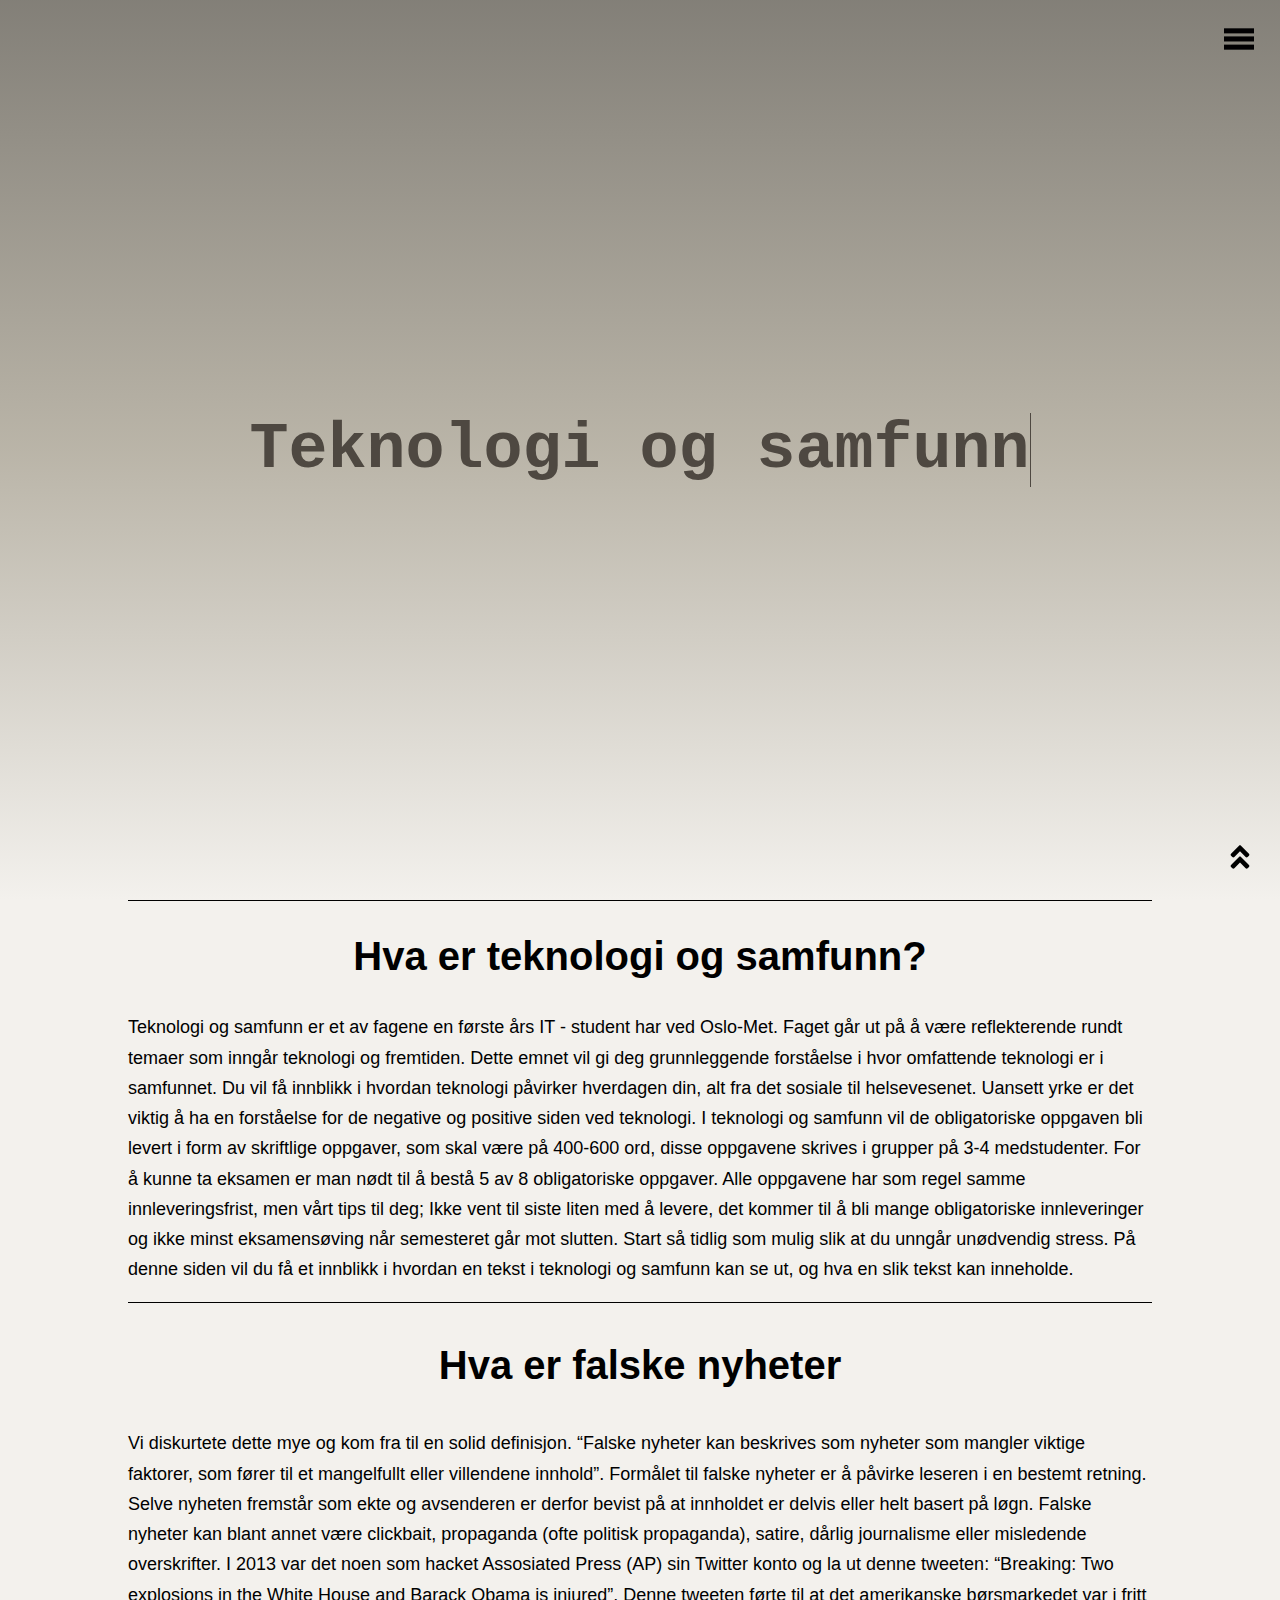
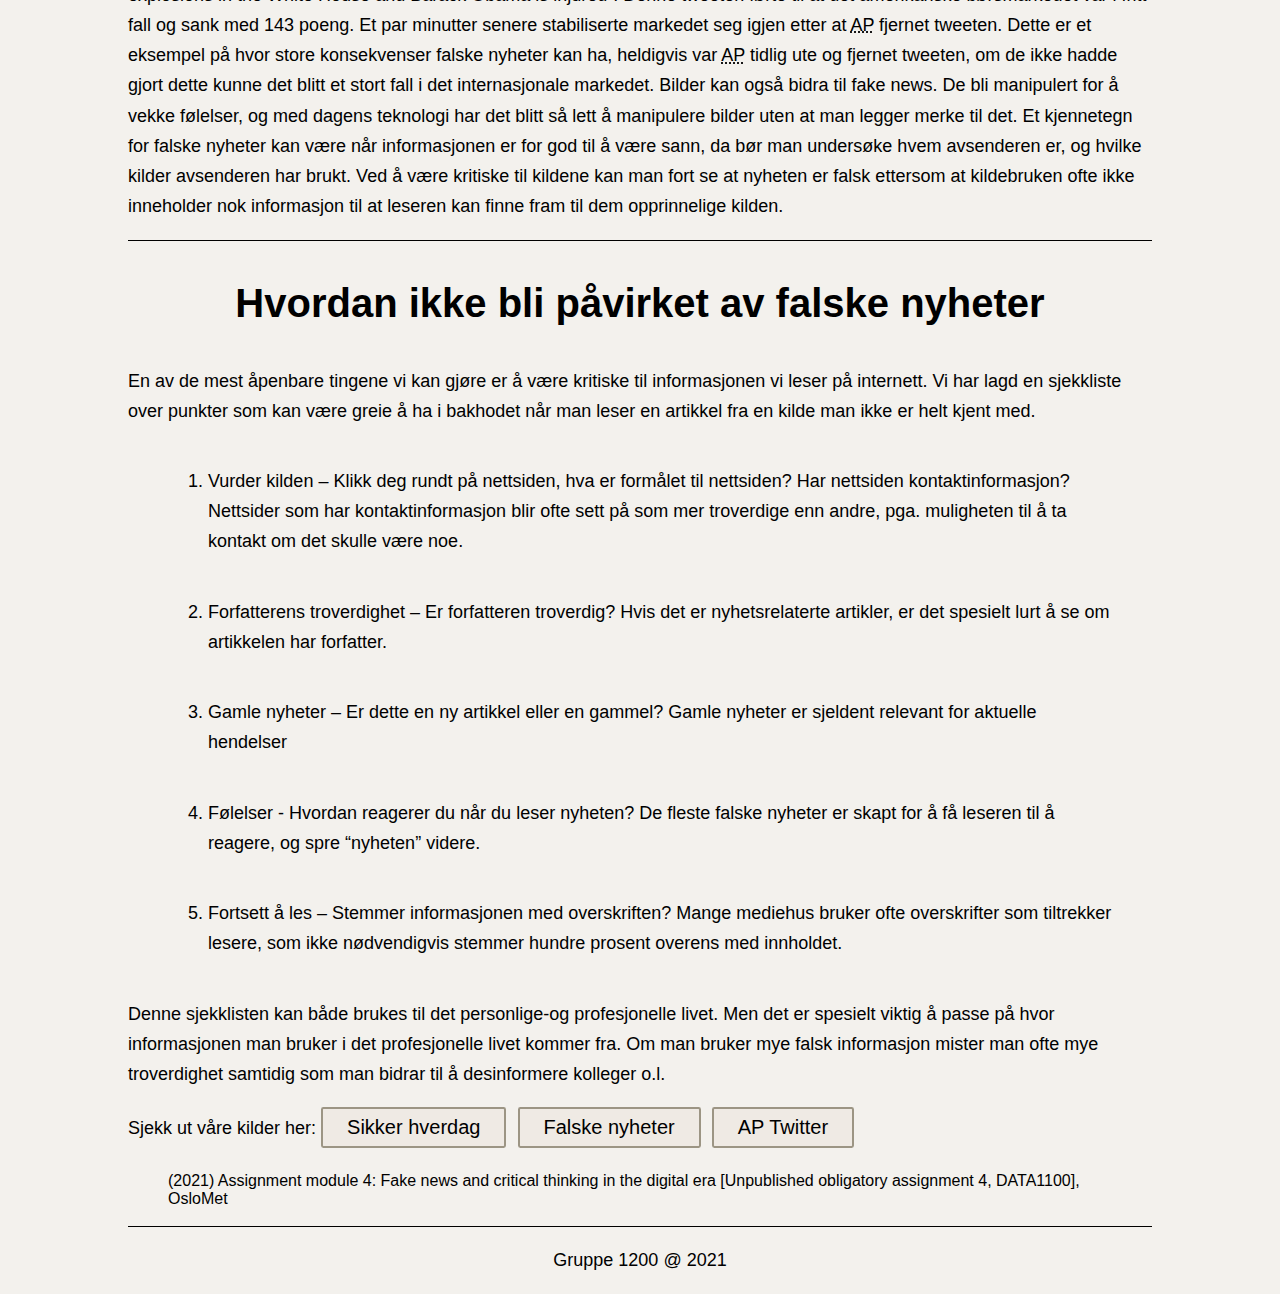
<file: webpages/topical/teknologi_og_samfunn.html>
<!DOCTYPE html>
<html lang ="no">
<head>
    <meta charset='utf-8'>
    <meta http-equiv='X-UA-Compatible' content='IE=edge'>
    <meta name='viewport' content='width=device-width, initial-scale=1'>
    <!--Metadata-->
    <title>Final Assignment DATA1200 - Topical</title>
    <meta name="author" content="Gruppe 1200">
    <meta name="description" content="Topical">
    <!--Styles and Scripts-->
    <link rel='stylesheet' type='text/css' media='screen' href="topic-style.css">
    
</head>

<body>
    <!--Navigation-->
    <header>
        
        <nav class="navigasjonsbar">
        <span class="open-slide">
            <a onclick="openSlideMenu()">
                <img src="../../svg/menubar.svg" width="30" height="30" color alt="Navigasjonsmeny">
            </a>
        </span>

        
        </nav>

        <div id="side-menu" class="side-nav">
            <a class="btn-close" onclick="closeSlideMenu()">&times;</a>
            <a href="../../index.html">Velkommen!</a>
            <a href="../reflection/livet_som_student.html">Livet som student</a>
            <a href="../accessibility/universell_utforming.html">Universell utforming</a>
            <a href="teknologi_og_samfunn.html">Teknologi og samfunn</a>
            <a href="../fun/moro.html">Moro</a>
        </div>
        
        <div class="hero">
            <h1 class="title">Teknologi og samfunn</h1>
        </div>

        
    </header>

    <!--Main-->
    <main>
        <article>
            <div class="teknologi" tabindex="0"> 
            <div class="teknologi-tittel"><h2> Hva er teknologi og samfunn? </h2></div>
            <div class="teknologi-parag1"><p> Teknologi og samfunn er et av fagene en første års IT - student har ved Oslo-Met. 
                Faget går ut på å være reflekterende rundt temaer som inngår teknologi og fremtiden. 
                Dette emnet vil gi deg grunnleggende forståelse i hvor omfattende teknologi er i samfunnet. 
                Du vil få innblikk i hvordan teknologi påvirker hverdagen din, alt fra det sosiale til helsevesenet. 
                Uansett yrke er det viktig å ha en forståelse for de negative og positive siden ved teknologi. I teknologi
                og samfunn vil de obligatoriske oppgaven bli levert i form av skriftlige oppgaver, som skal være på 400-600 ord, disse 
                oppgavene skrives i grupper på 3-4 medstudenter. For å kunne ta eksamen er man nødt til å bestå 5 av 8 obligatoriske oppgaver. 
                Alle oppgavene har som regel samme innleveringsfrist, men vårt tips til deg; Ikke vent til siste liten med å levere, det kommer til å  
                bli mange obligatoriske innleveringer og ikke minst eksamensøving når semesteret går mot slutten. Start så tidlig som mulig slik at du unngår 
                unødvendig stress. På denne siden vil du få et innblikk i hvordan en tekst i teknologi og samfunn kan se ut, og hva 
                en slik tekst kan inneholde.</p>
            </div>
        </div>
        </article>

        <article>
            <div class="falske-nyheter" tabindex="0">
            <div class="falske-nyheter-tittel"><h3> Hva er falske nyheter </h3></div>
            <div class="falske-nyheter-parag2"><p> Vi diskurtete dette mye og kom fra til en solid definisjon. 
                    “Falske nyheter kan beskrives som nyheter som mangler viktige faktorer, som fører til et mangelfullt eller villendene innhold”. 
                    Formålet til falske nyheter er å påvirke leseren i en bestemt retning. Selve nyheten fremstår som ekte og avsenderen er derfor bevist på at innholdet er delvis eller helt basert på løgn. 
                    Falske nyheter kan blant annet være clickbait, propaganda (ofte politisk propaganda), satire, dårlig journalisme eller misledende overskrifter. 
                    I 2013 var det noen som hacket Assosiated Press (AP) sin Twitter konto og la ut denne tweeten: 
                    “Breaking: Two explosions in the White House and Barack Obama is injured”. Denne tweeten førte til at det amerikanske børsmarkedet var i fritt fall og sank med 143 poeng. 
                    Et par minutter senere stabiliserte markedet seg igjen etter at <abbr title="Assosiated Press">AP</abbr> fjernet tweeten. 
                    Dette er et eksempel på hvor store konsekvenser falske nyheter kan ha, heldigvis var <abbr title="Assosiated Press">AP</abbr> tidlig ute og fjernet tweeten, om de ikke hadde gjort dette kunne det blitt et stort fall i det internasjonale markedet. 
                    Bilder kan også bidra til fake news. De bli manipulert for å vekke følelser, og med dagens teknologi har det blitt så lett å manipulere bilder uten at man legger merke til det. 
                    Et kjennetegn for falske nyheter kan være når informasjonen er for god til å være sann, da bør man undersøke hvem avsenderen er, og hvilke kilder avsenderen har brukt. 
                    Ved å være kritiske til kildene kan man fort se at nyheten er falsk ettersom at kildebruken ofte ikke inneholder nok informasjon til at leseren kan finne fram til dem opprinnelige kilden. </p>
            </div>
        </div>
        </article>

        <article>
            <div class="påvirkning" tabindex="0">
                <div class="påvirkning-tittel"><h3> Hvordan ikke bli påvirket av falske nyheter  </h3></div>
                <div class="påvirkning-parag3"><p> En av de mest åpenbare tingene vi kan gjøre er å være kritiske til informasjonen vi leser på internett. Vi har lagd en sjekkliste over punkter som kan være greie å ha i bakhodet når man leser en artikkel fra en kilde man ikke er helt kjent med. </p>
                 <ol>
                    <li> Vurder kilden – Klikk deg rundt på nettsiden, hva er formålet til nettsiden? Har nettsiden kontaktinformasjon? Nettsider som har kontaktinformasjon blir ofte sett på som mer troverdige enn andre, pga. muligheten til å ta kontakt om det skulle være noe. </li>
                    <li>Forfatterens troverdighet – Er forfatteren troverdig? Hvis det er nyhetsrelaterte artikler, er det spesielt lurt å se om artikkelen har forfatter. </li>
                    <li>Gamle nyheter – Er dette en ny artikkel eller en gammel? Gamle nyheter er sjeldent relevant for aktuelle hendelser </li>
                    <li>Følelser - Hvordan reagerer du når du leser nyheten? De fleste falske nyheter er skapt for å få leseren til å reagere, og spre “nyheten” videre. </li>
                    <li>Fortsett å les – Stemmer informasjonen med overskriften? Mange mediehus bruker ofte overskrifter som tiltrekker lesere, som ikke nødvendigvis stemmer hundre prosent overens med innholdet. </li> </ol>
                <p>  Denne sjekklisten kan både brukes til det personlige-og profesjonelle livet. Men det er spesielt viktig å passe på hvor informasjonen man bruker i det profesjonelle livet kommer fra. Om man bruker mye falsk informasjon mister man ofte mye troverdighet samtidig som man bidrar til å desinformere kolleger o.l.  </p>
            </div>
        </div>
        </article>
        <article>
            <div class="kilder" tabindex="0">
                <p>Sjekk ut våre kilder her:

                    <button class="btn-kilder" id="btn-sikkerhverdag" onclick=" window.open('https://www.sikkerhverdag.no/din-beredskap/varsling-og-informasjon/slik-avslorer-du-falske-nyheter/', '_blank' )" > Sikker hverdag </button>
                    <button class="btn-kilder" id="btn-falskenyheter" onclick=" window.open('https://ndla.no/nb/subject:1:51a7271b-a9d5-4205-bade-1c125a8650b5/topic:2:dac1fafd-44f0-459e-a17e-10207ff70f5e/topic:2:368430cc-6bf7-4213-a988-0a50510eccc8/resource:1:178071 ', '_blank' )" > Falske nyheter </button>
                    <button class="btn-kilder" id="btn-tweet" onclick=" window.open('https://eu.usatoday.com/story/theoval/2013/04/23/obama-carney-associated-press-hack-white-house/2106757/', 'blank' )" > AP Twitter </button>
                    <blockquote> (2021) Assignment module 4: Fake news and critical thinking in the digital era [Unpublished obligatory assignment 4, DATA1100], OsloMet      
                    </blockquote>
                    </p>    


        </article>
    </main>


    <button onclick="goTop()" id="go_top" title="Go to the top"><img src="../../svg/goup.svg" width="30" height="30" alt="Gå tilbake til toppen"></button>
    
    <!--Footer-->
    <footer>
        <div class="footer">
        <p>Gruppe 1200 @ 2021</p>
        </div>
    </footer>

    <!--Scripts-->
    <script>
        function openSlideMenu(){
            document.getElementById('side-menu').style.width="100%";
            
        }
        function closeSlideMenu(){
            document.getElementById('side-menu').style.width="0%";
            
        }

        function goTop(){
            document.body.scrollTop = 0;
            document.documentElement.scrollTop = 0;
        }
    </script>
</body>
</html>
</file>
<file: style.css>
/**/
html{
  scroll-behavior: smooth;
}
 
html [class] > p, 
  html * > * > p,
  html [class] > * > p,
  html [id] > * > p,
  html [class] > * > * > p,
  html [id] > * > * > p {
    /*Sørger for at alle paragrafer, uansett "path" får gitt styling*/
    line-height: 1.3cm;
    font-size: 20px;
}

body{
  background-color: #f3f1ed;
  width: 100%;
  padding: 0;
  margin: 0;
  font-family: sans-serif;
  /*Skjuler horizontal scrollbar*/
  overflow-x: hidden;
}

main{
  width: 100%;
  margin: auto;
}

/* Navigasjon */
.navigasjonsbar{
  position: fixed;
  background-color: rgba(245, 245, 245, 0);
  /*Sørger for at menybaren er gjemt, frem til den åpnes*/
  overflow:hidden;
  top: 10px; 
  right: 10px; 
  height: 63px;
  cursor:pointer;
}

.navigasjonsbar a{
  /*Legger til en hitbox for meny-knappen*/
  float:right;
  display:block;
  color: #e1dad8;
  text-align: center;
  padding: 14px 16px;
  text-decoration: none;
  font-size: 17px;
}

.side-nav{
  /*Sidemenyen som dekker skjermen, avhengig av enhet*/
  position: fixed;
  
  height: 100%;
  width: 0;
  top: 0;
  left: 0;
  z-index: 90;
  opacity: 1;
  overflow-x: hidden; /*Skjuler også innholdet frem til menyknappen trykkes*/
  background-color: rgb(150, 144, 135); 
  padding-top: 60px;
  transition: 0.5s;
}

.side-nav a{
  /*Nav-knapper med størrelse avhengig av parent's width*/
  display:block;
  padding: 10px 10px 10px 30px;
  text-decoration: none;
  color: #FDFCFC; 
  font-size: 80px;
  line-height: 1.3;
  font-weight: bold;
  transition: 0.3s;
}

.side-nav a:hover{
  /*Endrer farge når man holder muspekeren over*/
  color: #4E4841;
}

.side-nav .btn-close{
  /*Kryss-ut knapp som overlapper menyknappen*/
  position: absolute;
  top: -23px;
  right: 8px;
  font-size: 80px;
  margin-left: 50px;
}

#go_top{
  /*Gå til topp knapp som alltid er på skjermen.*/
  position: fixed; 
  bottom: 10px; 
  right: 10px; 
  z-index: 89; 
  border: none;
  background-color: transparent;
  cursor: pointer; 
  padding: 15px; 
  border-radius: 0px; 
  
}


/*Hero og Tittel*/
.hero {
  /*Forside som er på størrelsen av enhetens høyde og bredde.*/
  width:100vw;
  height:100vh;
  background-size:cover;
  display:flex;
  align-items: center;
  justify-content: center;
}


.title {
  /*Tittel med typing animasjon, basert på lengden av tekst og antall bokstaver*/
  width: 30ch;
  animation: typing 2s steps(30), blink .5s step-end infinite alternate;
  white-space: nowrap;
  /*Sørger for at teksten ikke vises før animasjonen er utført*/
  overflow: hidden;
  /*Typewriter pekeren*/
  border-right: 3px solid;
  font-family: monospace;
  font-size: 85px;
  font-weight: bold;
  color: #534f46
}

@keyframes typing {
  /*Starter fra bredde 0 og slutter på bredden i .title*/
  from {
    width: 0
  }
}
    
@keyframes blink {
  50% {
    border-color: transparent
  }
}

.velkommen h2{
  font-size: 50px;
}

.velkommen{
  width: 60vw;
  border-style: solid;
  border-color: #000000;
  border-width: 1.5px 0px 0 0px;
  margin-left: auto;
  margin-right: auto;
}

/*Main > Articles*/

main > article:nth-child(-n+2){
  /*Gir alle articler fra første til andre artikkel padding*/
  padding: 0px 50px 75px 50px;
}

.oslomet-container{
  /*Grid container med grid-gjenstander nedover*/
  width:60vw;
  border-style: solid;
  border-color: #000000;
  border-width: 1.5px 0px 0 0px;
  margin-left:auto;
  margin-right: auto;
  display: grid; 
  grid-template-columns: .5fr 1fr; 
  grid-template-rows: 0.3fr 1.3fr; 
  gap: 0px 100px; 
  grid-template-areas: 
    "oslomet-tittel oslomet-tittel"
    "oslomet-img oslomet-text"; 
}

.oslomet-tittel{
  grid-area: oslomet-tittel;
  font-size: 40px;
  
}

.oslomet-img{
  grid-area: oslomet-img;
  display:inline-block;
  max-width: 100%;
}

.oslomet-img img{
  height: 100%;
  width: 100%;
  object-fit: cover;
}

.oslomet-text{
  grid-area: oslomet-text;
  font-size: 20px;
  line-height: 1.3cm;
  text-align: center;
}

.btn-oslomet{
  /*Styling til en knapp som redirecter brukeren til en nettside*/
  display:inline-block;
  padding:0.35em 1.2em;
  margin:0 0.3em 0.3em 0;
  background-color: #f3f1ed;
  border:2px solid #9c9584;
  border-radius:0.12em;
  box-sizing: border-box;
  font-family:sans-serif;
  font-size: 20px;
  text-align:center;
  
}

.btn-oslomet:hover{
  /*Endrer farge når brukeren holder pekeren over*/
  cursor:pointer;
  background-color: #9C9584;
}

/*Footer*/

.footer{
  border-style: solid;
  border-color: #000000;
  border-width: 1.5px 0px 0 0px;
  width: 60vw;
  padding: 10px 50px 10px 50px;
  text-align: center;
  margin-left: auto;
  margin-right: auto;
}

/*Media query til "små skjermer"*/
@media only screen and (max-width:800px){
  html [class] > p, 
  html * > * > p,
  html [class] > * > p,
  html [id] > * > p,
  html [class] > * > * > p,
  html [id] > * > * > p {
    /*Gir alle paragrafer gitt styling*/
    font-size: 16px;
    line-height: .7cm;
}

  .navigasjonsbar{
    /*Setter menyknappen på toppen av skjermen, slik den ikke er i veien for tekst og innhold*/
    position:absolute;
  }

  .hero{
    width:100%;
  }

  .side-nav a:not(a:nth-child(1)){
    /*Endrer font og lager mellomrom mellom meny-gjenstandene, UTENOM "kryss-ut" knappen*/
    font-size: 40px;
    padding:50px 0 50px 25px;
    
  }

  .title{
    font-size: 25px;
  }

  main > article:nth-child(-n+2){
    /*Fjerner padding på sidene av alle artikkler, ettersom width blir 90vw*/
    padding: 0px 0px 75px 0px;
  }
  
  main > article:nth-child(-n+2) > div{
    /*Endrer bredde på alle div-containere i de 2 forskjellige articles*/
    width: 90vw;
  }
  main > article:nth-child(-n+2) > div:nth-child(-n+2) > div:nth-child(1){
    /*Endrer tittelen i de 2 div-containerne, via 2 forskjellige articles*/
    text-align: center;
  }
  
  
  .oslomet-container{
    gap:0px 20px
  }

  
  .footer{
    width:90vw;
  }
  
}

/*Media query for "mellomstore enheter"*/
@media only screen and (min-width:800px) and (max-width:1500px) {
  
  html [class] > p, 
  html * > * > p,
  html [class] > * > p,
  html [id] > * > p,
  html [class] > * > * > p,
  html [id] > * > * > p {
    
    font-size: 18px;
    line-height: .8cm;
}

  .title{
    font-size: 45px;
  }
  main > article:nth-child(-n+2) > div{
    width: 80vw;
  }
  main > article:nth-child(-n+2) > div:nth-child(-n+2) > div:nth-child(1){
    text-align: center;
  }
  .footer{
    width:80vw;
  }
}
</file>
<file: webpages/accessibility/access-style.css>
html{
  scroll-behavior: smooth;
}
  html [class] > blockquote, 
  html * > * > blockquote,
  html [class] > * > blockquote,
  html [id] > * > blockquote,
  html [class] > * > * > blockquote,
  html [id] > * > * > blockquote {
    /*Sørger for at alle blockquotes, uansett "path" får gitt styling*/
    line-height: 1.3cm;
    font-size: 20px;
}
html [class] > p, 
  html * > * > p,
  html [class] > * > p,
  html [id] > * > p,
  html [class] > * > * > p,
  html [id] > * > * > p {
    /*Sørger for at alle paragrafer, uansett "path" får gitt styling*/
    line-height: 1.3cm;
    font-size: 20px;
}

  html [class] > li, 
  html * > * > li,
  html [class] >ol * > li,
 
  html [id] > * > li,
  html [class] > * > * > li,
  html [id] > * > * > li {
    /*Sørger for at alle list-items, uansett "path" får gitt styling*/
    line-height: 1.3cm;
    font-size: 20px;
  }

body{
  background-color: #f3f1ed;
  width: 100%;
  padding: 0;
  margin: 0;
  font-family: sans-serif;
  overflow-x: hidden;
}

main{
  width: 100%;
  margin: auto;
}

/* Navigasjon */
.navigasjonsbar{
  position: fixed;
  background-color: rgba(245, 245, 245, );
  overflow:hidden;
  top: 10px; 
  right: 10px; 
  height: 63px;
  cursor:pointer;
}

.navigasjonsbar a{
  /*Legger til en hitbox for meny-knappen*/
  float:right;
  display:block;
  color: #f3f1ed;
  text-align: center;
  overflow:hidden;
  padding: 14px 16px;
  text-decoration: none;
  font-size: 17px;
}

.side-nav{
  /*Sidemenyen som dekker skjermen, avhnegig av enhet*/
  position: fixed;
  height: 100%;
  width: 0;
  top: 0;
  left: 0;
  z-index: 90;
  opacity: 1;
  background-color: rgb(150, 144, 135); 
  overflow-x:hidden;
  padding-top: 60px;
  transition: 0.5s;
}

.side-nav a{
  /*Nav-knapper med størrelse avhengig av parent's width*/
  display:block;
  padding: 10px 10px 10px 30px;
  text-decoration: none;
  color: #f3f1ed;
  /*color:#f3f1ed;*/ 
  font-size: 80px;
  line-height: 1.3;
  font-weight: bold;
  transition: 0.3s;
}

.side-nav a:hover{
  color: #4E4841;
}

.side-nav .btn-close{
  /*Kryss-ut knapp som overlapper menyknappen*/
  position: absolute;
  top: -23px;
  right: 8px;
  font-size: 80px;
  margin-left: 50px;
}

#go_top{
  /*Gå til topp knapp som alltid er på skjermen.*/
  position: fixed; 
  bottom: 10px; 
  right: 10px; 
  z-index: 89; 
  border: none;
  background-color: transparent;
  cursor: pointer; 
  padding: 15px; 
  border-radius: 0px; 
  
}

.hero {
  width:100vw;
  height:100vh;
  background-image: linear-gradient(rgba(83,79,70,.7), rgba(156, 149, 132, 0.658), #f3f1ed );
  
  background-size:cover;
  display:flex;
  align-items: center;
  justify-content: center;
  text-align: center;
  
}

.title {
  width: 20ch;
  animation: typing 2s steps(20), blink .5s step-end infinite alternate;
  white-space: nowrap;
  overflow: hidden;
  border-right: 1.5px solid;
  font-family: monospace;
  font-size: 85px;
  font-weight: bold;
  color: #4E4841;
}

ol{
  list-style-type: none;
}

@keyframes typing {
  from {
    width: 0
  }
}
    
@keyframes blink {
  50% {
    border-color: transparent
  }
}



/*Main > Articles*/


main > article:nth-child(-n+6){
  padding: 0px 50px 75px 50px;
}



.wave{
  width: 60vw;
  border-style: solid;
  border-color: #000000;
  border-width: 1.5px 0px 0 0px;
  margin-left: auto;
  margin-right: auto;
  display: grid; 
  grid-template-columns: 1fr .7fr; 
  grid-template-rows: 0.3fr 1.3fr; 
  gap: 0px 50px; 
  grid-template-areas: 
    "wave-tittel wave-tittel"
    "wave-tekst wave-img"; 
}

.wave-tittel{
  grid-area: wave-tittel;
  font-size: 40px;
  
}

.wave-img{
  grid-area: wave-img;
  display:inline-block;
  max-width: 100%;
}

.wave-img img{
  height: 100%;
  width: 100%;
  object-fit: cover;
}

.wave-tekst{
  grid-area: wave-tekst;
  font-size: 20px;
  line-height: 1.3cm;
  
}


.kontrast{
  width:60vw;
  border-style: solid;
  border-color: #000000;
  border-width: 1.5px 0px 0 0px;
  margin-left:auto;
  margin-right: auto;
  display: grid; 
  grid-template-columns: .7fr 1fr; 
  grid-template-rows: 0.3fr 1.3fr; 
  gap: 0px 50px; 
  grid-template-areas: 
    "kontrast-tittel kontrast-tittel"
    "kontrast-img kontrast-text"; 
}

.kontrast-tittel{
  grid-area: kontrast-tittel;
  font-size: 40px;
  
}

.kontrast-img{
  grid-area: kontrast-img;
  display:inline-block;
  max-width: 100%;
}

.kontrast-img img{
  height: 100%;
  width: 100%;
  object-fit: cover;
}

.kontrast-text{
  grid-area: kontrast-text;
  font-size: 20px;
  line-height: 1.3cm;
  text-align: center;
}

.skjermleser{
  width: 60vw;
  border-style: solid;
  border-color: #000000;
  border-width: 1.5px 0px 0 0px;
  margin-left: auto;
  margin-right: auto;
}
.skjermleser-tittel{
  font-size:40px ;
}
.universell-design{
  width: 60vw;
  border-style: solid;
  border-color: #000000;
  border-width: 1.5px 0px 0 0px;
  margin-left: auto;
  margin-right: auto;
}
.universell-tittel{
  font-size: 40px;
}



.lesbarhet{
  width: 60vw;
  border-style: solid;
  border-color: #000000;
  border-width: 1.5px 0px 0 0px;
  margin-left: auto;
  margin-right: auto;
}

.lesbarhet-tittel{
  font-size: 40px;
}

.kilder{
  width: 60vw;
  border-style: solid;
  border-color: #000000;
  border-width: 1.5px 0px 0 0px;
  margin-left: auto;
  margin-right: auto;
}

.btn-kilder {
  display:inline-block;
  padding:0.35em 1.2em;
  border:2px solid #9c9584;
  margin:0 0.3em 0.3em 0;
  border-radius:0.12em;
  box-sizing: border-box;
  font-family:sans-serif;
  font-size: 20px;
  background-color: #EFEAE4;
  text-align:center;
  
}
.btn-kilder:hover {
  cursor:pointer;
  background-color: #9C9584;
}

#go_top{
  
  position: fixed; 
  bottom: 10px; 
  right: 10px; 
  z-index: 89; 
  border: none;
  
  background-color: transparent;
  cursor: pointer; 
  padding: 15px; 
  border-radius: 0px; 
  
}

.footer{
  border-style: solid;
  border-color: #000000;
  border-width: 1.5px 0px 0 0px;
  width: 60vw;
  padding: 10px 50px 10px 50px;
  text-align: center;
  margin-left: auto;
  margin-right: auto;
}

@media only screen and (max-width:800px){
  html [class] > blockquote, 
  html * > * > blockquote,
  html [class] > * > blockquote,
  html [id] > * > blockquote,
  html [class] > * > * > blockquote,
  html [id] > * > * > blockquote {
    
    font-size: 16px;
    line-height: .7cm;
}

  html [class] > p, 
  html * > * > p,
  html [class] > * > p,
  html [id] > * > p,
  html [class] > * > * > p,
  html [id] > * > * > p {
    font-size: 16px;
    line-height: .7cm;
  }
  html [class] > li, 
  html * > * > li,
  html [class] >ol * > li,
  html [id] > * > li,
  html [class] > * > * > li,
  html [id] > * > * > li  {
    font-size: 16px;
    line-height: .7cm;
  }

  .navigasjonsbar{
    position: absolute;
  }
  
  .hero{
    width:100%;
  }

  .side-nav a:not(a:nth-child(1)){
    font-size: 40px;
    padding:50px 0 50px 25px;
    
  }

  .title{
    font-size:40px;
  }

  main > article:nth-child(-n+6) > div{
    /*Endrer bredde på alle div-containere i de 6 forskjellige articles*/
    width: 90vw;
  }

  main > article:nth-child(-n+6) > div:nth-child(-n+5) > div:nth-child(1){
    /*Endrer tittelen i de 5 første div-containerne, gjennom de 6 forskjellige articles*/
    text-align: center;
  }

  main > article:nth-child(-n+5){
    padding: 0px 0px 75px 0px;
  }
  
  .kontrast{
    gap: 0px 25px; 
  }
  
  .btn-kilder{
    display:block;
    margin:25px auto;
  }

  .footer{
    width:90vw;
  }
  
}

@media only screen and (min-width:800px) and (max-width:1500px) {
  
  html [class] > blockquote, 
  html * > * > blockquote,
  html [class] > * > blockquote,
  html [id] > * > blockquote,
  html [class] > * > * > blockquote,
  html [id] > * > * > blockquote {
    /*Sørger for at alle blockquotes, uansett "path" får gitt styling*/
    font-size: 18px;
    line-height: .8cm;
}

  html [class] > p, 
  html * > * > p,
  html [class] > * > p,
  html [id] > * > p,
  html [class] > * > * > p,
  html [id] > * > * > p {
    font-size: 18px;
    line-height: .8cm;
  }
  html [class] > li, 
  html * > * > li,
  html [class] >ol * > li,
  html [id] > * > li,
  html [class] > * > * > li,
  html [id] > * > * > li {
    font-size: 18px;
    line-height: .8cm;
  }

.title{
  font-size: 60px;
}

  main > article:nth-child(-n+6) > div{
    width: 80vw;
  }

  main > article:nth-child(-n+6) > div:nth-child(-n+5) > div:nth-child(1){
    text-align: center;
  }
  

  .footer{
    width:80vw;
  }
  
}
</file>
<file: webpages/fun/style.css>
/*Generell*/

html{
  scroll-behavior: smooth;
}

html [class] > p, 
  html * > * > p,
  html [class] > * > p,
  html [id] > * > p,
  html [class] > * > * > p,
  html [id] > * > * > p {
    /*Sørger for at alle paragrafer, uansett "path" får gitt styling*/
    line-height: 1.3cm;
    font-size: 20px;
}

  html [class] > li, 
  html * > * > li,
  html [class] >ol * > li,
 
  html [id] > * > li,
  html [class] > * > * > li,
  html [id] > * > * > li {
    /*Sørger for at alle list-items, uansett "path" får gitt styling*/
    line-height: 1.3cm;
    font-size: 20px;
  }

body{
  
  width: 100%;
  padding: 0;
  margin: 0;
  font-family: sans-serif;
  overflow-x: hidden;
  background: #ffffff ;
  /*background: linear-gradient(180deg, #F8B195, #F67280, #C06C84, #6C5B7B, #355C7D)*/
}

main{
  min-width: 0;
  width: 100%;
  margin: auto;
}

.nav_menu{
  height: 50px;
  padding-top: 20px;
  display: flex;
  justify-content: center;
  align-items: center;
  scroll-behavior: smooth;
  background: transparent;
  
}

.popup{
  display:none;
  box-shadow: 0px 6px 8px rgba(19, 19, 19, .7);
}

.popup:target {
  position: absolute;
  right: 0;
  top: 0;
  width: 100%;
  height: 100%;
  display: flex;
  align-items: center;
  justify-content: center;
}

.popup .innhold {
  position: relative;
  top:25px;
  width: 0;
  height: 0;
  display: flex;
  align-items: center;
  justify-content: center;
  text-align: center;
  color: #fff;
  background:#355C7D;
  z-index: 99;
  animation: 1s grow ease forwards;
}

.nav-list  {
  list-style-type: none;
  padding-left:0;
}

.nav-list a {
  text-decoration: none;
  font-family: sans-serif;
  font-weight: bold;
  font-size: 50px;
  color: white;
}

.nav_list_i {
  height: 100%;
  overflow: hidden;
}

.nav-list li {
  padding: 15px 0 0 0;
  text-transform: uppercase;
  transform: translateY(200px);
  opacity: 0;
  animation: 2s slideUp ease forwards .5s;
  position: relative;
}

.nav-list li::before {
  content: '';
  position: absolute;
  height: 2px;
  width: 0px;
  left: 0;
  bottom: 10px;
  background: #F8B195; 
  transition: all .5s ease;
}

.nav-list li:hover:before {
      width: 100%;
}

.popuo p {
  padding: 50px;
  opacity: 0;
  animation: 1s fadeIn ease forwards 1s;
}

.popup .close::after {
  right: 0;
  top: 0;
  width: 50px;
  height: 50px;
  position: absolute;
  display: flex;
  z-index: 1;
  font-size: 30px;
  align-items: center;
  justify-content: center;
  background-color: #355C7D;
  color: rgb(255, 255, 255);
  content: "×";
  cursor: pointer;
  opacity: 0; 
  animation: 1s fadeIn ease forwards .5s;
}

@keyframes grow {
  100% {
    height: 90%;
    width: 90%;
 }
}

@keyframes fadeIn {
100% {
  opacity: 1;
 }
}

@keyframes slideUp {
  100% {
    transform: translateY(0);
    opacity: 1;
  }
}


.hero {
  width:100%;
  
  z-index: 1;
}

/*Main*/

main > article:nth-child(-n+6) > div{
  width: 60vw;
}
main article:nth-child(-n+6){
  padding: 100px 0 100px 0 ;
}

main article:nth-child(3){
  background-color: #355C7D;
  padding: 200px 0 200px 0;
}

.havnepromenaden{
  width: 60vw;
  
  margin-left: auto;
  margin-right: auto;
  display: grid; 
  grid-template-columns: .7fr .7fr; 
  grid-template-rows: 0.3fr 1.3fr; 
  gap: 0px 50px; 
  grid-template-areas: 
    "tittel img"
    "tekst img"; 
}
.havne-tittel{
  grid-area: tittel;
  font-size: 40px;
  
}
.havne-img{
  grid-area: img;
  display:inline-block;
  
}
.havne-img img{
  height: 100%;
  width: 100%;
  object-fit: cover;
}
.havne-tekst{
  grid-area: tekst;

  
}
.btn-havnepromenaden {
  display:inline-block;
  padding:0.35em 1.2em;
  border:2px solid #355C7D;
  background-color: white;
  margin:0 0.3em 0.3em 0;
  border-radius:0.12em;
  box-sizing: border-box;
  font-family:sans-serif;
  font-size: 20px;
  color: black;
  cursor:pointer;
  text-align:center;
}
.btn-havnepromenaden:hover {
  background-color: #355C7D;
  color:white;
}

.sørenga{
  width: 60vw;
  
  margin-left: auto;
  margin-right: auto;
  display: grid; 
  grid-template-columns: .7fr 1fr; 
  grid-template-rows: 0.3fr 1.3fr; 
  gap: 0px 50px; 
  grid-template-areas: 
    "img tittel"
    "img tekst"; 
}
.sørenga-tittel{
  grid-area: tittel;
  font-size: 40px;
  
}
.sørenga-img{
  grid-area: img;
  display:inline-block;
  
}
.sørenga-img img{
  height: 100%;
  width: 100%;
  object-fit: cover;
}
.sørenga-tekst{
  grid-area: tekst;

  
}

.salt{
  width: 60vw;
  margin-left: auto;
  margin-right: auto;
  color: white;
}

.salt-tittel {
  font-size: 40px;
}

.btn-salt {
  display:inline-block;
  padding:0.35em 1.2em;
  border:2px solid white;
  margin:0 0.3em 0.3em 0;
  border-radius:0.12em;
  box-sizing: border-box;
  font-family:sans-serif;
  font-size: 20px;
  cursor:pointer;
  text-align:center;
  color: white;
  background-color: #355C7D;
}
.btn-salt:hover{
  background-color: white;
  color:black;
}

.bjørvika{
  width: 60vw;
  margin-left: auto;
  margin-right: auto;
  display: grid; 
  grid-template-columns: .7fr .7fr; 
  grid-template-rows: 0.3fr 1.3fr; 
  gap: 0px 50px; 
  grid-template-areas: 
    "tittel img"
    "tekst img"; 
}
.bjørvika-tittel{
  grid-area: tittel;
  font-size: 40px;
}

.bjørvika-img{
  grid-area: img;
  max-height: 100%;
  max-width: 100%;
}

.bjørvika-img img{
  height: 100%;
  width: 100%;
  object-fit: cover;
}

.bjørvika-tekst{
  grid-area: tekst;
  display:inline-block;
}

.akershus{
  width: 60vw;
  margin-left: auto;
  margin-right: auto;
  display: grid; 
  grid-template-columns: .7fr 1fr; 
  grid-template-rows: 0.3fr 1.3fr; 
  gap: 0px 50px; 
  grid-template-areas: 
    "img tittel"
    "img tekst"; 
}

.akershus-tittel{
  grid-area: tittel;
  font-size: 40px;
  color: black;
}

.akershus-img{
  grid-area: img;
  display:inline-block;
  max-width: 100%;
}

.akershus-img img{
  height: 100%;
  width: 100%;
  object-fit: cover;
}

.akershus-tekst{
  grid-area: tekst;
  font-size: 20px;
  line-height: 1.3cm;
}
.tjuvholmen {
  width: 60vw;
  margin-left: auto;
  margin-right: auto;
  color: black;
}
.tjuvholmen-tittel {
  font-size: 40px;
}

.btn-tjuvholmen{
display:inline-block;
padding:0.35em 1.2em;
border:2px solid white;
margin:0 0.3em 0.3em 0;
border-radius:0.12em;
box-sizing: border-box;
font-family:sans-serif;
font-size: 20px;
cursor:pointer;
text-align:center;
color: white;
background-color: #355C7D;
}
main article:nth-child(6){
  background-color: #355C7D;
  padding: 200px 0 200px 0;
  
}
.tjuvholmen{
  color:white;
}

.footer{
  width: 60vw;
  padding: 10px 50px 10px 50px;
  text-align: center;
  margin-left: auto;
  margin-right: auto
}

#go_top{
  /*Gå til topp knapp som alltid er på skjermen.*/
  position: fixed; 
  bottom: 10px; 
  right: 10px; 
  z-index: 89; 
  border: none;
  background-color: transparent;
  cursor: pointer; 
  padding: 15px; 
  border-radius: 0px; 
  
}

@media only screen and (max-width:800px){
  html [class] > p, 
  html * > * > p,
  html [class] > * > p,
  html [id] > * > p,
  html [class] > * > * > p,
  html [id] > * > * > p {
    font-size: 16px;
    line-height: .7cm;
}
  .nav-list a{
    font-size: 30px;
  }
  .nav-list li{
    padding: 45px 0 0 0;
  }

  .title{
    font-size: 45px;
  }

  main > article:nth-child(-n+5){
    padding: 75px 0px 75px 0px;
  }

  main > article:nth-child(-n+6) > div{
    width: 90vw;
  }
  main > article:nth-child(-n+6) > div:nth-child(-n+6) > div:nth-child(1){
    text-align: center;
  }

  main > article:nth-child(-n+6) > div:nth-child(1){
    display: grid; 
    grid-template-columns: 1fr; 
    grid-template-rows: 1.2fr 0.4fr 1fr; 
    gap: 17px 17px; 
    grid-template-areas: 
      "img"
      "tittel"
      "tekst"; 
  }

  .footer{
    width:90vw;
  }
  
}


@media only screen and (min-width:800px) and (max-width:1500px) {
 

  html [class] > p, 
  html * > * > p,
  html [class] > * > p,
  html [id] > * > p,
  html [class] > * > * > p,
  html [id] > * > * > p {
    font-size: 18px;
    line-height: .8cm;
}

main > article:nth-child(-n+6) > div{
  width: 80vw;
  gap: 0 20px
}
main > article:nth-child(-n+6) > div:nth-child(-n+6) > div:nth-child(1){
  text-align: center;
}

.havnepromenaden{
  grid-template-columns: .5fr 1.2fr;
  gap: 0 20px
}

.title{
  font-size: 65px;
}


.footer{
  width:80vw;
}
}
</file>
<file: webpages/reflection/refle-style.css>
/*Generell*/
html{
  scroll-behavior: smooth;
}

html [class] > p, 
  html * > * > p,
  html [class] > * > p,
  html [id] > * > p,
  html [class] > * > * > p,
  html [id] > * > * > p {
    /*Sørger for at alle paragrafer, uansett "path" får gitt styling*/
    line-height: 1.3cm;
    font-size: 20px;
}

body{
  background-color: #f3f1ed;
  width: 100%;
  padding: 0;
  margin: 0;
  font-family: sans-serif;
  /*Skjuler unødig horizontal scrolling*/
  overflow-x: hidden;
}


main{
  width: 100%;
  margin: auto;
}

/* Navigasjon */
.navigasjonsbar{
  position: fixed;
  background-color: rgba(245, 245, 245, 0);
  overflow:hidden;
  top: 10px; 
  right: 10px; 
  height: 63px;
  cursor:pointer;
}

.navigasjonsbar a{
  /*Legger til en hitbox for meny-knappen*/
  float:right;
  display:block;
  color: #8D877C;
  text-align: center;
  padding: 14px 16px;
  text-decoration: none;
  font-size: 17px;
}

.side-nav{
  /*Sidemenyen som dekker skjermen, avhnegig av enhet*/
  position: fixed;
  height: 100%;
  width: 0;
  top: 0;
  left: 0;
  z-index: 90;
  opacity: 1;
  background-color: rgb(150, 144, 135); 
  overflow-x:hidden;
  padding-top: 60px;
  transition: 0.5s;
}

.side-nav a{
  /*Nav-knapper med størrelse avhengig av parent's width*/
  display:block;
  padding: 10px 10px 10px 30px;
  text-decoration: none;
  color: #f3f1ed;
  /*color: rgb(150, 144, 135); */
  font-size: 80px;
  line-height: 1.3;
  font-weight: bold;
  transition: 0.3s;
}

.side-nav a:hover{
  /*Endring av farge når brukeren holder pekeren over nav-items*/
  color: #4E4841;
}

.side-nav .btn-close{
  /*Kryss-ut knapp som overlapper menyknappen*/
  position: absolute;
  top: -23px;
  right: 8px;
  font-size: 80px;
  margin-left: 50px;
  
}

#go_top{
  /*Gå til topp knapp som alltid er på skjermen.*/
  position: fixed; 
  bottom: 10px; 
  right: 10px; 
  z-index: 89; 
  border: none;
  background-color: transparent;
  cursor: pointer; 
  padding: 15px; 
  border-radius: 0px; 
  
}

/*Hero og Tittel*/
.hero {
  /*Forside-cover som dekker skjermen. Basert på enhetstørrelse.*/
  width:100vw;
  height:100vh;
  background-size:cover;
  display:flex;
  background-image: linear-gradient(rgba(83,79,70,.7), rgba(156,149,132,.7), #f3f1ed );
  align-items: center;
  justify-content: center;
}

.title {
  /*Animasjon som tar til seg lengden av tittelen og antall steg basert på den.*/
  width: 17ch;
  animation: typing 2s steps(17), blink .5s step-end infinite alternate;
  white-space: nowrap;
  overflow: hidden;
  border-right: 3px solid;
  font-family: monospace;
  font-size: 113px;
  font-weight: bold;
  color: #534f46
}

@keyframes typing {
  /*Bredde på null til 100%, sånn at tittelen er skjult i beggynelsen.*/
  from {
    width: 0
  }
}
    
@keyframes blink {
  50% {
    border-color: transparent
  }
}

/*Main*/
main > article:nth-child(-n+3){
  /*Padding fra første til tredje artikkel*/
  padding: 0 50px 75px 50px;
}

/*Main > Article*/
.student{
  width:60vw;
  border-style: solid;
  border-color: #000000;
  border-width: 1.5px 0px 0 0px;
  margin-left:auto;
  margin-right: auto;
  /*Grid-layout*/
  display: grid;
  grid-template-columns: 1fr 1fr;
  grid-template-rows: 0.1fr 1.4fr .5fr;
  gap: 17px 17px; 
  grid-auto-flow: row;
  grid-template-areas:
    "Tittel Tittel"
    "parag1 img-container"
    "parag2 parag2";
}

/*Grid-gjenstander til .student*/
.student-tittel { 
  grid-area: Tittel; 
  font-size: 40px;
}

.img-container { 
  grid-area: img-container;
  display: inline-block;
  max-width: 100%;
}

.img-container img{
  height:100%;
  width:100%;
  
  object-fit: cover;
}

.parag1 { 
  grid-area: parag1; 
  font-size: 20px;
  line-height: 1.3cm;
}

.parag2 { 
  grid-area: parag2; 
  font-size: 20px;
  line-height: 1.3cm;
  
}

.god-student{
   
  border-style: solid;
  border-color: #000000;
  border-width: 1.5px 0px 0 0px;
  width:60vw;
  margin-left:auto;
  margin-right: auto;
}

.god-student-text > p{
  font-size: 20px;
  line-height: 1.3cm;
  font-family: sans-serif;
}

.god-tittel{
  font-size: 40px;
}

.arbeidsmengde{
  width:60vw;
  border-style: solid;
  border-color: #000000;
  border-width: 1.5px 0px 0 0px;
  margin-left:auto;
  margin-right: auto;
  display: grid; 
  grid-template-columns: 1fr 1fr; 
  grid-template-rows: 0.3fr 1.3fr; 
  gap: 0px 17px; 
  grid-template-areas: 
    "arbeid-tittel arbeid-tittel"
    "arbeid-img-container arbeid-parag1"; 
  
}

.arbeid-tittel { 
  grid-area: arbeid-tittel;
  font-size: 40px;
 }

.arbeid-img-container { 
  grid-area: arbeid-img-container;
  display: inline-block;
  max-width: 100%;
 }

 .arbeid-img-container img{
  height:100%;
  width:100%;
  object-fit: cover;
}

.arbeid-parag1 { 
  grid-area: arbeid-parag1;
  font-size: 20px;
  line-height: 1.3cm;
}


/*Go Top*/
#go_top{
  position: fixed; 
  bottom: 10px; 
  right: 10px; 
  z-index: 89; 
  border: none;
  background-color: transparent;
  cursor: pointer; 
  padding: 15px; 
  border-radius: 0px; 
}

/*Footer*/
.footer{
  border-style: solid;
  border-color: #000000;
  border-width: 1.5px 0px 0 0px;
  width: 60vw;
  padding: 10px 50px 10px 50px;
  text-align: center;
  margin-left: auto;
  margin-right: auto
}



@media only screen and (max-width:800px){
  html [class] > p, 
  html * > * > p,
  html [class] > * > p,
  html [id] > * > p,
  html [class] > * > * > p,
  html [id] > * > * > p {
    font-size: 16px;
    line-height: .7cm;
}
  
  .navigasjonsbar{
    
    position:absolute;
  }

  .side-nav a:not(a:nth-child(1)){
    font-size: 40px;
    padding:50px 0 50px 25px;
    
  }
  
  .title{
    font-size: 45px;
  }

  main > article:nth-child(-n+3){
    padding: 0px 0px 75px 0px;
  }

  main > article:nth-child(-n+3) > div{
    width: 90vw;
  }
  main > article:nth-child(-n+3) > div:nth-child(-n+3) > div:nth-child(1){
    text-align: center;
  }

  .student{
    flex-direction: column;
  }

  .arbeidsmengde{
    grid-template-columns: 1fr 1fr; 
    grid-template-rows: 0.3fr 1.2fr 1.5fr; 
    grid-template-areas: 
      "arbeid-tittel arbeid-tittel"
      "arbeid-img-container arbeid-img-container"
      "arbeid-parag1 arbeid-parag1"; 
  }
  
  
  .student-text{
    padding-left: 0;
  }
  
  .footer{
    width:90vw;
  }
  
}


@media only screen and (min-width:800px) and (max-width:1500px) {
 

  html [class] > p, 
  html * > * > p,
  html [class] > * > p,
  html [id] > * > p,
  html [class] > * > * > p,
  html [id] > * > * > p {
    font-size: 18px;
    line-height: .8cm;
}

main > article:nth-child(-n+3) > div{
  width: 80vw;
}
main > article:nth-child(-n+3) > div:nth-child(-n+3) > div:nth-child(1){
  text-align: center;
}

.title{
  font-size: 65px;
}


.footer{
  width:80vw;
}
}
</file>
<file: webpages/topical/topic-style.css>
/*Generell*/
html{
  scroll-behavior: smooth;
}

html [class] > p, 
  html * > * > p,
  html [class] > * > p,
  html [id] > * > p,
  html [class] > * > * > p,
  html [id] > * > * > p {
    /*Sørger for at alle paragrafer, uansett "path" får gitt styling*/
    line-height: 1.3cm;
    font-size: 20px;
}

html [class] > li, 
  html * > * > li,
  html [class] >ol * > li,
  html [id] > * > li,
  html [class] > * > * > li,
  html [id] > * > * > li {
    /*Sørger for at alle list-items, uansett "path" får gitt styling*/
    line-height: 1.3cm;
    font-size: 20px;
  }


body{
  background-color: #f3f1ed;
  width: 100%;
  padding: 0;
  margin: 0;
  font-family: sans-serif;
  overflow-x: hidden;
}

main{
  width: 100%;
  margin: auto;
}

/* Navigasjon */
.navigasjonsbar{
  position: fixed;
  background-color: rgba(245, 245, 245, 0);
  overflow:hidden;
  top: 10px; 
  right: 10px; 
  height: 63px;
  cursor:pointer;
}

.navigasjonsbar a{
  /*Legger til en hitbox for meny-knappen*/
  float:right;
  display:block;
  color: #f3f1ed;
  text-align: center;
  overflow:hidden;
  padding: 14px 16px;
  text-decoration: none;
  font-size: 17px;
  cursor:pointer;
}

.side-nav{
  /*Sidemenyen som dekker skjermen, avhnegig av enhet*/
  position: fixed;
  height: 100%;
  width: 0;
  top: 0;
  left: 0;
  z-index: 90;
  opacity: 1;
  background-color: rgb(150, 144, 135); 
  overflow-x:hidden;
  padding-top: 60px;
  transition: 0.5s;
}

.side-nav a{
  /*Nav-knapper med størrelse avhengig av parent's width*/
  display:block;
  padding: 10px 10px 10px 30px;
  text-decoration: none;
  color: #f3f1ed; 
  font-size: 80px;
  line-height: 1.3;
  font-weight: bold;
  transition: 0.3s;
}

.side-nav a:hover{
  color: #4E4841;
}

.side-nav .btn-close{
  /*Kryss-ut knapp som overlapper menyknappen*/
  position: absolute;
  top: -23px;
  right: 8px;
  font-size: 80px;
  margin-left: 50px;
}

#go_top{
  /*Gå til topp knapp som alltid er på skjermen.*/
  position: fixed; 
  bottom: 10px; 
  right: 10px; 
  z-index: 89; 
  border: none;
  background-color: transparent;
  cursor: pointer; 
  padding: 15px; 
  border-radius: 0px; 
  
}


/*Hero og Tittel*/
.hero {
  width:100vw;
  height:100vh;
  background-size:cover;
  display:flex;
  background-image: linear-gradient(rgba(83,79,70,.7), rgba(156, 149, 132, 0.658), #f3f1ed );
  align-items: center;
  justify-content: center;
}

.title {
  width: 20ch;
  animation: typing 2s steps(20), blink .5s step-end infinite alternate;
  white-space: nowrap;
  overflow: hidden;
  border-right: 1.5px solid;
  font-family: monospace;
  font-size: 113px;
  font-weight: bold;
  color: #4E4841;
}
#go_top{
  
  position: fixed; 
  bottom: 10px; 
  right: 10px; 
  z-index: 89; 
  border: none;
  background-color: transparent;
  cursor: pointer; 
  padding: 15px; 
  border-radius: 0px; 
  
}


@keyframes typing {
  from {
    width: 0
  }
}
    
@keyframes blink {
  50% {
    border-color: transparent
  }
}

#main {
  transform: margin-top 0.5s;
  padding: 20px;
  overflow:hidden;
  width: 100%;
}
ol li{
  margin: 40px;
}

main h2{
  font-size: 40px;
}

main h3{
  font-size: 40px;
}

.teknologi{
  width: 100%;
  background-color: #f3f1ed ;
  border-style: solid;
  border-width: 1.5px 0px 0 0px;
  width: 60vw;
  
  margin-left: auto;
  margin-right: auto
}

.falske-nyheter {
  width: 100%;
  background-color: #f3f1ed;

  border-style: solid;
  border-width: 1.5px 0px 0 0px;
  width: 60vw;
  
  margin-left: auto;
  margin-right: auto
  
}


.påvirkning {
  border-style: solid;
  border-color: #000000;
  border-width: 1.5px 0px 0 0px;
  width: 60vw;
  
  margin-left: auto;
  margin-right: auto
}

.footer{
  border-style: solid;
  border-color: #000000;
  border-width: 1.5px 0px 0 0px;
  width: 60vw;
  
  text-align: center;
  margin-left: auto;
  margin-right: auto
}
.kilder {
  width: 60vw;
  
  box-align: center;
  margin-left: auto;
  margin-right: auto;
}
.btn-kilder {
  display:inline-block;
  padding:0.35em 1.2em;
  border:2px solid #9c9584;
  margin:0 0.3em 0.3em 0;
  border-radius:0.12em;
  box-sizing: border-box;
  font-family:sans-serif;
  font-size: 20px;
  background-color: #EFEAE4;
  text-align:center;
}
.btn-kilder:hover {
  cursor:pointer;
  background-color: #9C9584;
}


@media only screen and (max-width:800px){
  html [class] > p, 
  html * > * > p,
  html [class] > * > p,
  html [id] > * > p,
  html [class] > * > * > p,
  html [id] > * > * > p {
    font-size: 16px;
    line-height: .7cm;
  }
  html [class] > li, 
  html * > * > li,
  html [class] >ol * > li,
  html [id] > * > li,
  html [class] > * > * > li,
  html [id] > * > * > li {
    font-size: 16px;
    line-height: .7cm;
  }

  .navigasjonsbar{
    position:absolute;
  }

  .hero{
    width:100%;
  }

  .side-nav a:not(a:nth-child(1)){
    font-size: 40px;
    padding:50px 0 50px 25px;
    
  }

  .title{
    font-size: 40px;
  }

  main > article:nth-child(-n+4){
    padding: 0px 0px 75px 0px;
  }

  main > article:nth-child(-n+4) > div{
    width: 90vw;
  }
  main > article:nth-child(-n+4) > div:nth-child(-n+3) > div:nth-child(1){
    text-align: center;
  }

  .btn-kilder{
    display:block;
    margin:25px auto;
  }

  .footer{
    width:90vw;
  }
  
}

@media only screen and (min-width:800px) and (max-width:1500px) {
  
  html [class] > p, 
  html * > * > p,
  html [class] > * > p,
  html [id] > * > p,
  html [class] > * > * > p,
  html [id] > * > * > p {
    font-size: 18px;
    line-height: .8cm;
  }
  html [class] > li, 
  html * > * > li,
  html [class] >ol * > li,
  html [id] > * > li,
  html [class] > * > * > li,
  html [id] > * > * > li {
    font-size: 18px;
    line-height: .8cm;
}

  .title{
    font-size: 65px;
  }
  
  main > article:nth-child(-n+4) > div{
    width: 80vw;
  }
  main > article:nth-child(-n+4) > div:nth-child(-n+3) > div:nth-child(1){
    text-align: center;
  }

  .footer{
    width:80vw;
  }
}
</file>
